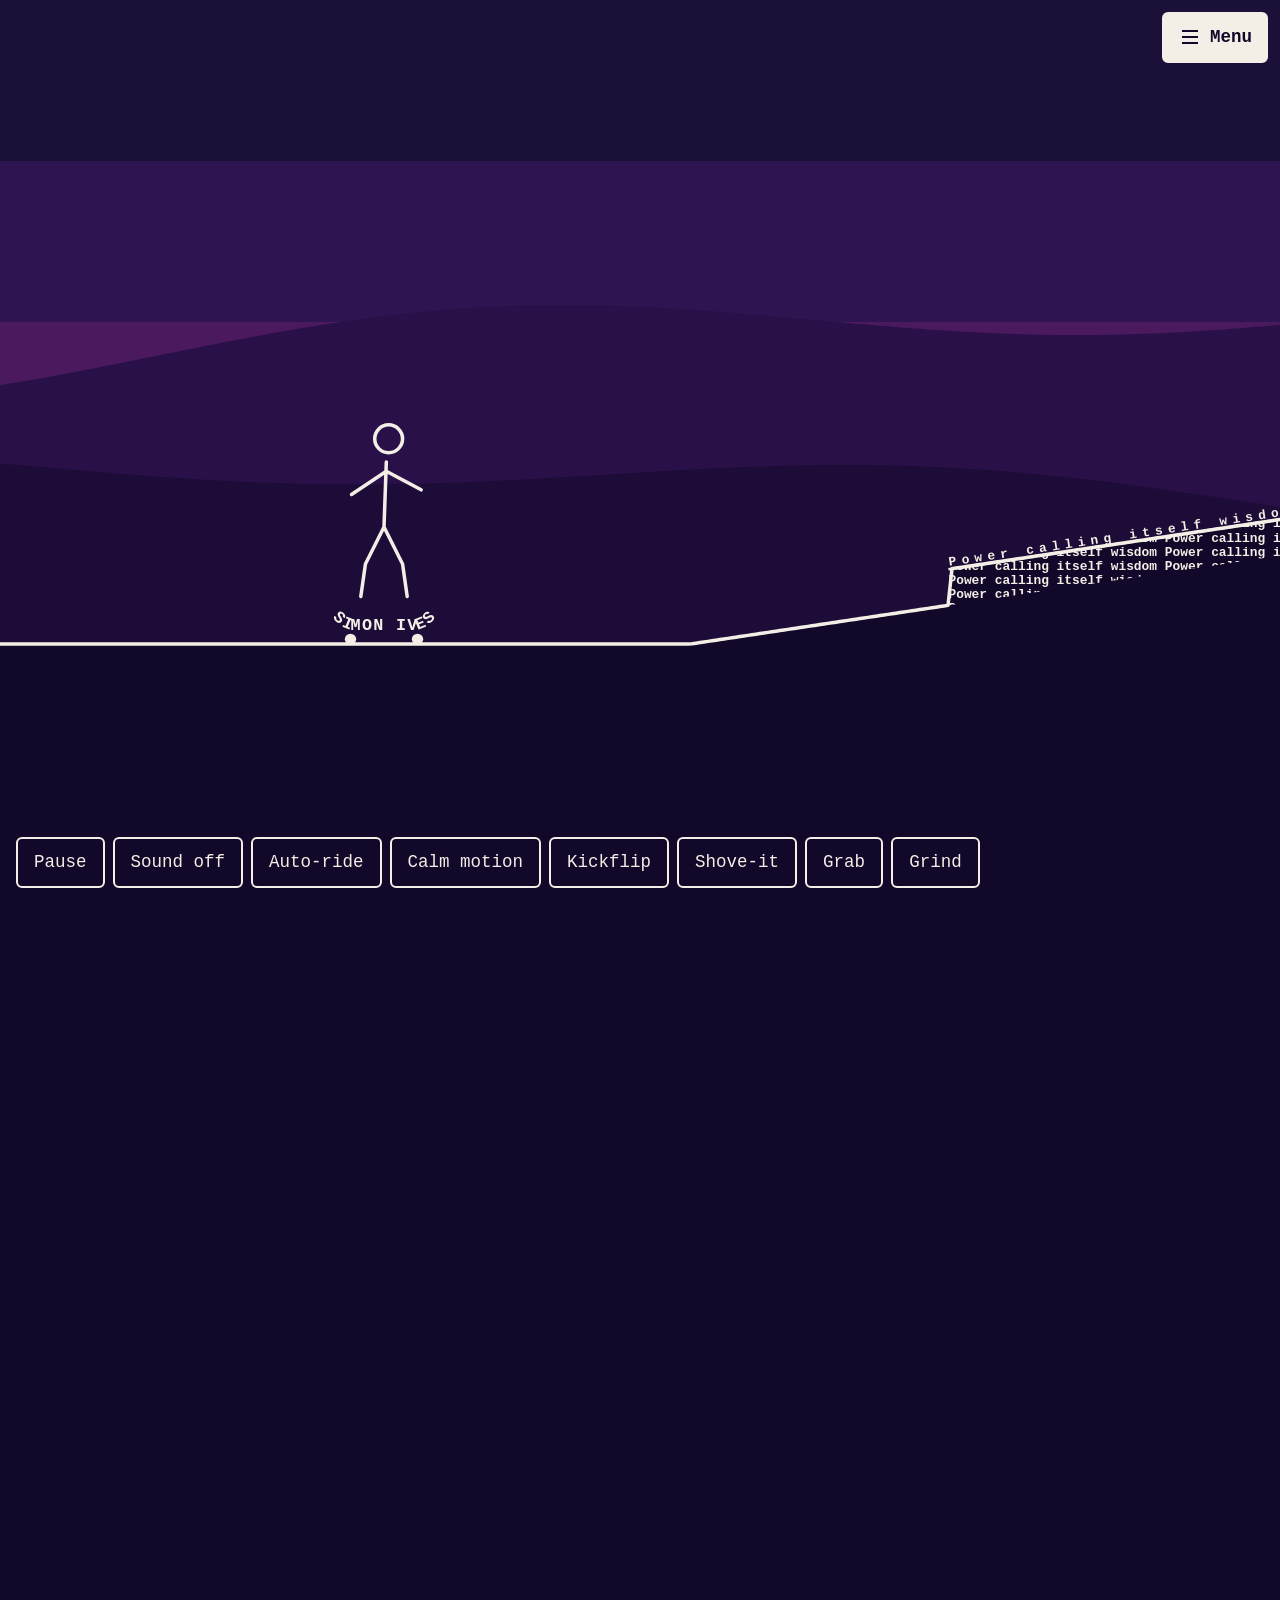
<file: index.html>
<!DOCTYPE html>
<html lang="en-AU">
<head>
    <meta charset="UTF-8">
    <meta name="viewport" content="width=device-width, initial-scale=1.0">
    <script>
    (function () {
        var s = localStorage.getItem('theme');
        if (s === 'dark' || (!s && window.matchMedia('(prefers-color-scheme: dark)').matches)) {
            document.documentElement.classList.add('dark');
        }
    })();
    </script>
    <script src="home-boot.js"></script>
    <meta name="description" content="Simon Ives leads HR technology strategy at BHP, advises SAP and ServiceNow, and chairs the HR AI Governance Committee governing how AI enters BHP's HR function.">
    <meta property="og:title" content="Home — Simon Ives">
    <meta property="og:description" content="Simon Ives leads HR technology strategy at BHP, advises SAP and ServiceNow, and chairs the HR AI Governance Committee governing how AI enters BHP's HR function.">
    <meta property="og:url" content="https://simonives.com/">
    <meta property="og:type" content="website">
    <meta property="og:image" content="https://simonives.com/og-image.png">
    <meta property="og:site_name" content="Simon Ives">
    <link rel="canonical" href="https://simonives.com/">
    <link rel="llms" href="/llms.txt" type="text/plain" />
    <title>Home — Simon Ives</title>
    <link rel="icon" type="image/svg+xml" href="favicon/phi-mark.svg">
    <link rel="icon" type="image/png" sizes="32x32" href="favicon/favicon-32.png">
    <link rel="icon" type="image/png" sizes="16x16" href="favicon/favicon-16.png">
    <link rel="apple-touch-icon" sizes="180x180" href="apple-touch-icon.png">
    <link rel="author" type="text/markdown" href="simonives.md">
    <link rel="me" href="https://mastodon.social/@simonives">
    <link rel="preload" as="font" type="font/woff2" href="fonts/cormorant-garamond/CormorantGaramond-Medium.woff2" crossorigin>
    <link rel="preload" as="font" type="font/woff2" href="fonts/cormorant-garamond/CormorantGaramond-SemiBold.woff2" crossorigin>
    <link rel="stylesheet" href="fonts.css">
    <link rel="stylesheet" href="tokens.css">
    <link rel="stylesheet" href="components.css">
    <link rel="stylesheet" href="home-game.css">
    <script type="application/ld+json">
    {
      "@context": "https://schema.org",
      "@type": "Person",
      "name": "Simon Ives",
      "jobTitle": "Principal, HR Technology Strategy — BHP",
      "description": "Simon Ives, FCPHR, MBA — practitioner and writer. Holds strategic accountability for HR Technology Strategy, HR Capital Investments, and HR AI Governance at BHP. Publishes Phronesis on Substack.",
      "url": "https://simonives.com",
      "sameAs": ["https://www.linkedin.com/in/simonives", "https://enterprisephronesis.substack.com", "https://github.com/simonives"],
      "knowsAbout": ["HR Technology Strategy", "AI Governance", "HR Capital Investments", "Enterprise Transformation", "Workforce Strategy", "Organisational Design"],
      "worksFor": {"@type": "Organization", "name": "BHP"}
    }
    </script>

</head>
<body>

    <a href="#main-content" class="skip-link">Skip to content</a>

    <header class="site-header">
        <nav class="container">
            <a href="/#site" class="logo">Simon Ives <span class="phi-mark">Φ</span></a>

            <button class="menu-toggle" aria-label="Toggle Menu" aria-expanded="false">
                <svg width="24" height="24" viewBox="0 0 24 24" fill="none" stroke="currentColor" stroke-width="1.5">
                    <line x1="4" y1="6" x2="20" y2="6"></line>
                    <line x1="4" y1="12" x2="20" y2="12"></line>
                    <line x1="4" y1="18" x2="20" y2="18"></line>
                </svg>
            </button>

            <div class="nav-container">
                <ul class="nav-links">
                    <li><a href="/#site" class="active">Home</a></li>
                    <li><a href="doctrine.html">Approach</a></li>
                    <li><a href="portfolio.html">Track Record</a></li>
                    <li><a href="now.html">Now</a></li>
                    <li><a href="https://enterprisephronesis.substack.com" target="_blank" rel="noopener noreferrer" class="phronesis-link">Phronesis ↗</a></li>
                </ul>
                <div class="nav-divider"></div>
                <button id="theme-toggle" aria-label="Toggle colour theme">◐</button>
                <div class="header-social">
                    <a href="https://www.linkedin.com/in/simonives" target="_blank" rel="noopener noreferrer" aria-label="LinkedIn">
                        <svg width="18" height="18" viewBox="0 0 24 24" fill="currentColor"><path d="M19 0h-14c-2.761 0-5 2.239-5 5v14c0 2.761 2.239 5 5 5h14c2.762 0 5-2.239 5-5v-14c0-2.761-2.238-5-5-5zm-11 19h-3v-11h3v11zm-1.5-12.268c-.966 0-1.75-.79-1.75-1.764s.784-1.764 1.75-1.764 1.75.79 1.75 1.764-.783 1.764-1.75 1.764zm13.5 12.268h-3v-5.604c0-3.368-4-3.113-4 0v5.604h-3v-11h3v1.765c1.396-2.586 7-2.777 7 2.476v6.759z"/></svg>
                    </a>
                    <a href="https://enterprisephronesis.substack.com" target="_blank" rel="noopener noreferrer" aria-label="Substack">
                        <svg width="18" height="18" viewBox="0 0 24 24" fill="currentColor"><path d="M22.534 8.285H1.466V0h21.068v8.285zM1.466 10.812V24L12 18.11 22.534 24V10.812H1.466z"/></svg>
                    </a>

                    <a href="https://github.com/simonives" target="_blank" rel="noopener noreferrer" aria-label="GitHub">
                        <svg width="18" height="18" viewBox="0 0 24 24" fill="currentColor"><path d="M12 0c-6.626 0-12 5.373-12 12 0 5.302 3.438 9.8 8.207 11.387.599.111.793-.261.793-.577v-2.234c-3.338.726-4.033-1.416-4.033-1.416-.546-1.387-1.333-1.756-1.333-1.756-1.089-.745.083-.729.083-.729 1.205.084 1.839 1.237 1.839 1.237 1.07 1.834 2.807 1.304 3.492.997.107-.775.418-1.305.762-1.604-2.665-.305-5.467-1.334-5.467-5.931 0-1.311.469-2.381 1.236-3.221-.124-.303-.535-1.524.117-3.176 0 0 1.008-.322 3.301 1.23.957-.266 1.983-.399 3.003-.404 1.02.005 2.047.138 3.006.404 2.291-1.552 3.297-1.23 3.297-1.23.653 1.653.242 2.874.118 3.176.77.84 1.235 1.911 1.235 3.221 0 4.609-2.807 5.624-5.479 5.921.43.372.823 1.102.823 2.222v3.293c0 .319.192.694.801.576 4.765-1.589 8.199-6.086 8.199-11.386 0-6.627-5.373-12-12-12z"/></svg>
                    </a>
                </div>
            </div>
        </nav>
    </header>

    <main id="main-content">
        <section class="hero on-midnight section-padding">
            <span class="phi-watermark" aria-hidden="true">Φ</span>
            <div class="container hero-content prose">
                <span class="eyebrow">HR Technology Strategy · Capital · AI Governance</span>
                <h1 class="hero-headline">Simon leads HR technology strategy at BHP.</h1>
                <p class="hero-subheadline lead">
                    Enterprise AI is sold as a system of rules. It now reaches into the working lives of
                    people who were never reducible to rules, and someone has to answer for what it does
                    there. That, increasingly, is Simon's work: the judgement that begins where the rules
                    give out.
                </p>
                <div class="hero-actions">
                    <a href="https://enterprisephronesis.substack.com" target="_blank" rel="noopener noreferrer" class="cta-link">Read Phronesis ↗</a>
                    <a href="doctrine.html" class="cta-link">The approach →</a>
                </div>
            </div>
        </section>

        <section class="section-padding">
            <div class="container prose reveal">
                <div class="phi-rhythm" aria-hidden="true"><i></i><i></i><i></i></div>
                <h2>What Simon governs</h2>
                <p>
                    At BHP he sets the HR function's technology strategy and governs the capital behind it:
                    SAP SuccessFactors, ServiceNow, and the data estate they stand on. He also advises SAP
                    and ServiceNow, the two vendors whose platforms he runs, which puts him on both sides of
                    the table at the companies setting the direction of the field. And he chairs the HR AI
                    Governance Committee, the body that decides how AI enters the function, so it can be
                    adopted well and the enterprise can realise what the technology is worth. The system
                    that committee governs by, Simon built.
                </p>
                <p>
                    Most enterprises try to govern AI with instruments built for a different kind of
                    technology: systems that behave the same way every time, checked once against a
                    specification and signed off. AI does not oblige. A model that screens a job applicant
                    makes a judgement about a person, at scale, and makes it afresh every time. Governed by
                    the old rules, it is the wrong thing being governed. What it asks for instead is
                    judgement, and accountability seated with the judgement.
                </p>
            </div>
        </section>

        <section class="quote-band on-midnight">
            <div class="container">
                <span class="quote-phi" aria-hidden="true">Φ</span>
                <blockquote>
                    <p><em>Phronesis</em> without accountability is power calling itself wisdom.</p>
                </blockquote>
            </div>
        </section>

        <section class="section-padding">
            <div class="container prose reveal">
                <p>
                    Governed well, this is what lets an organisation use the technology rather than fear it.
                    No one has yet worked out fully what that governance should look like. The unfinished
                    problem is Simon's work, and part of why he writes.
                </p>
                <a href="portfolio.html" class="cta-link">The track record →</a>
            </div>
        </section>

        <section class="section-padding alternate-bg">
            <div class="container prose reveal">
                <h2>Phronesis</h2>
                <p>
                    He writes under the name <a href="https://enterprisephronesis.substack.com" target="_blank" rel="noopener noreferrer">Phronesis</a>:
                    fortnightly essays on workforce strategy, AI governance, and enterprise transformation,
                    thought through from inside the decisions rather than from the commentary box. <em>Phronesis</em>
                    is Aristotle's word for practical wisdom, the judgement that formal knowledge cannot
                    supply. It is an unusual banner for a technology executive to write under, and it is the
                    truest description of what the work asks.
                </p>
                <a href="https://enterprisephronesis.substack.com" target="_blank" rel="noopener noreferrer" class="cta-link">Read Phronesis ↗</a>
            </div>
        </section>

        <section class="section-padding">
            <div class="container prose reveal">
                <h2>The measure</h2>
                <p>
                    One commitment sits under all of it. Simon holds to the utilitarianism of Bentham and
                    Singer: a system is worth the good it returns to the people inside it, summed across
                    every one of them. That is the standard he holds his own systems to, and the reason a
                    badly governed one is never, to him, an abstraction. Somewhere in the design there is
                    always a person on the other end of the friction. The <a href="now.html">Now</a> page carries what is
                    current.
                </p>
            </div>
        </section>
    </main>

    <section class="engage-section">
      <div class="container">
        <span class="eyebrow">Where to next</span>
        <div class="engage-grid">
          <a href="https://enterprisephronesis.substack.com" target="_blank" rel="noopener noreferrer" class="engage-block">
            <span class="engage-tag">Read</span>
            <span class="engage-title">Phronesis</span>
            <p class="engage-body">Practical wisdom for enterprise transformation, published fortnightly on Substack.</p>
            <span class="engage-link">Read on Substack ↗</span>
          </a>
          <a href="https://www.linkedin.com/in/simonives" target="_blank" rel="noopener noreferrer" class="engage-block">
            <span class="engage-tag">Connect</span>
            <span class="engage-title">LinkedIn</span>
            <p class="engage-body">Where the arguments in Phronesis get tested in the open.</p>
            <span class="engage-link">Connect on LinkedIn ↗</span>
          </a>
          <a href="doctrine.html" class="engage-block">
            <span class="engage-tag">Understand</span>
            <span class="engage-title">The approach</span>
            <p class="engage-body">Three habits of thought, formed inside the work rather than applied to it.</p>
            <span class="engage-link">Read the approach →</span>
          </a>
        </div>
      </div>
    </section>

    <footer class="site-footer on-midnight">
        <div class="container footer-band">
            <p class="footer-tagline">Practical wisdom for enterprise transformation.</p>
            <p class="footer-orient">
                <a href="https://enterprisephronesis.substack.com" target="_blank" rel="noopener noreferrer">Read Phronesis ↗</a>
                <span aria-hidden="true"> · </span>
                <a href="https://www.linkedin.com/in/simonives" target="_blank" rel="noopener noreferrer">Connect on LinkedIn ↗</a>
            </p>
            <div class="phi-break" aria-hidden="true"><span>Φ</span></div>
            <div class="footer-content">
                <div class="footer-copy">
                    <p>&copy; 2026 Simon Ives. All rights reserved.</p>
                    <p><a href="governance.html">Information Governance</a></p>
                    <p><a href="/llms.txt">Machine-readable</a></p>
                </div>
                <div class="social-links">
                    <a href="https://www.linkedin.com/in/simonives" target="_blank" rel="noopener noreferrer" aria-label="LinkedIn"><svg width="20" height="20" viewBox="0 0 24 24" fill="currentColor"><path d="M19 0h-14c-2.761 0-5 2.239-5 5v14c0 2.761 2.239 5 5 5h14c2.762 0 5-2.239 5-5v-14c0-2.761-2.238-5-5-5zm-11 19h-3v-11h3v11zm-1.5-12.268c-.966 0-1.75-.79-1.75-1.764s.784-1.764 1.75-1.764 1.75.79 1.75 1.764-.783 1.764-1.75 1.764zm13.5 12.268h-3v-5.604c0-3.368-4-3.113-4 0v5.604h-3v-11h3v1.765c1.396-2.586 7-2.777 7 2.476v6.759z"/></svg></a>
                    <a href="https://enterprisephronesis.substack.com" target="_blank" rel="noopener noreferrer" aria-label="Substack"><svg width="20" height="20" viewBox="0 0 24 24" fill="currentColor"><path d="M22.534 8.285H1.466V0h21.068v8.285zM1.466 10.812V24L12 18.11 22.534 24V10.812H1.466z"/></svg></a>
                    <a href="https://github.com/simonives" target="_blank" rel="noopener noreferrer" aria-label="GitHub"><svg width="20" height="20" viewBox="0 0 24 24" fill="currentColor"><path d="M12 0c-6.626 0-12 5.373-12 12 0 5.302 3.438 9.8 8.207 11.387.599.111.793-.261.793-.577v-2.234c-3.338.726-4.033-1.416-4.033-1.416-.546-1.387-1.333-1.756-1.333-1.756-1.089-.745.083-.729.083-.729 1.205.084 1.839 1.237 1.839 1.237 1.07 1.834 2.807 1.304 3.492.997.107-.775.418-1.305.762-1.604-2.665-.305-5.467-1.334-5.467-5.931 0-1.311.469-2.381 1.236-3.221-.124-.303-.535-1.524.117-3.176 0 0 1.008-.322 3.301 1.23.957-.266 1.983-.399 3.003-.404 1.02.005 2.047.138 3.006.404 2.291-1.552 3.297-1.23 3.297-1.23.653 1.653.242 2.874.118 3.176.77.84 1.235 1.911 1.235 3.221 0 4.609-2.807 5.624-5.479 5.921.43.372.823 1.102.823 2.222v3.293c0 .319.192.694.801.576 4.765-1.589 8.199-6.086 8.199-11.386 0-6.627-5.373-12-12-12z"/></svg></a>
                </div>
            </div>
        </div>
    </footer>


    <script type="module" src="home-game.js"></script>
    <script defer src="site.js"></script>
</body>
</html>
</file>
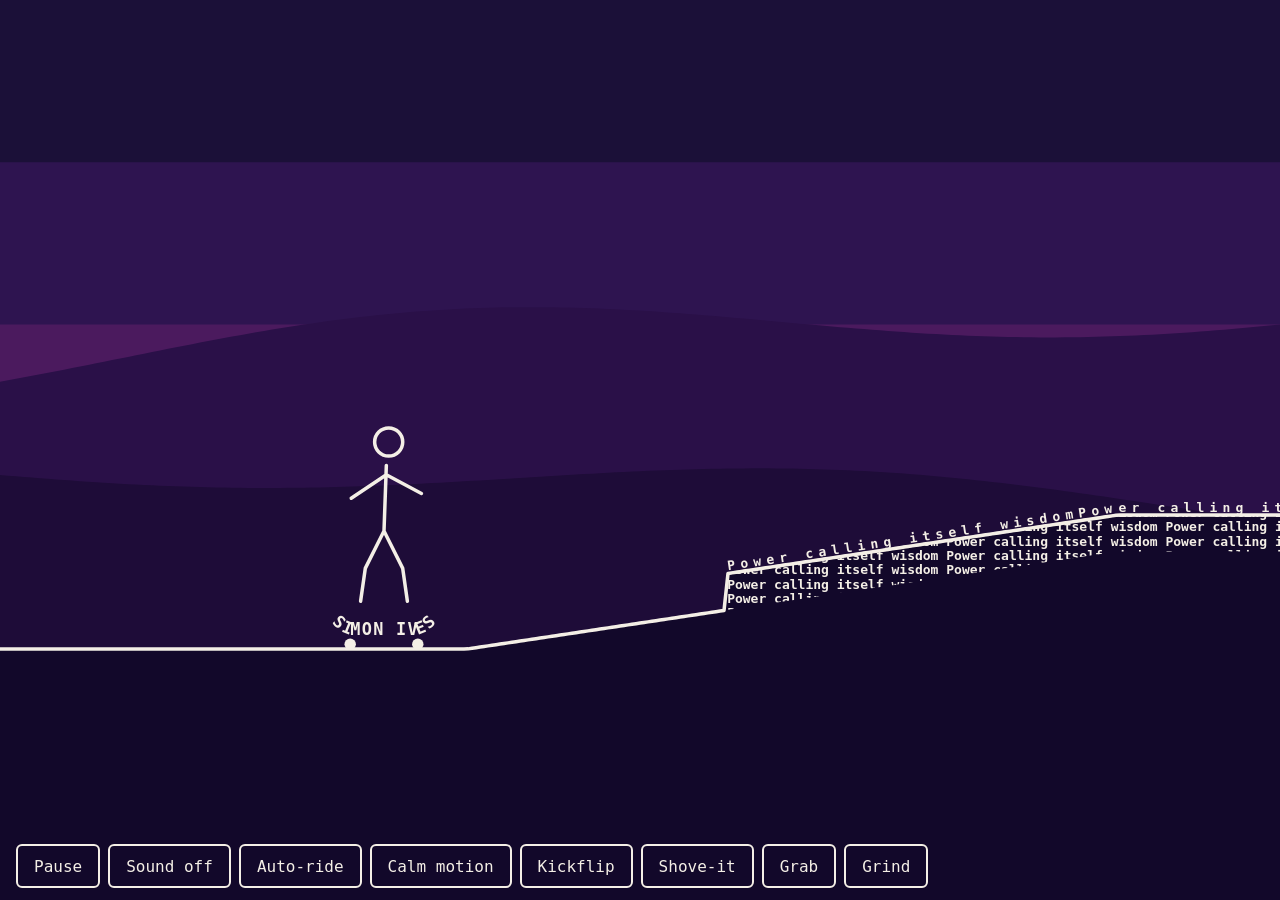
<file: game/index.html>
<!DOCTYPE html>
<html lang="en-AU">
<head>
    <meta charset="UTF-8">
    <meta name="viewport" content="width=device-width, initial-scale=1.0">
    <title>Skate game (test page) | Simon Ives</title>
    <meta name="robots" content="noindex">
    <link rel="stylesheet" href="game.css">
</head>
<body>
    <a href="#after-game" class="skip-link">Skip the game</a>
    <main>
        <canvas id="skate" tabindex="0" aria-label="Skateboard game"></canvas>
        <div id="after-game"></div>
    </main>
    <script type="module" src="standalone.js"></script>
</body>
</html>
</file>
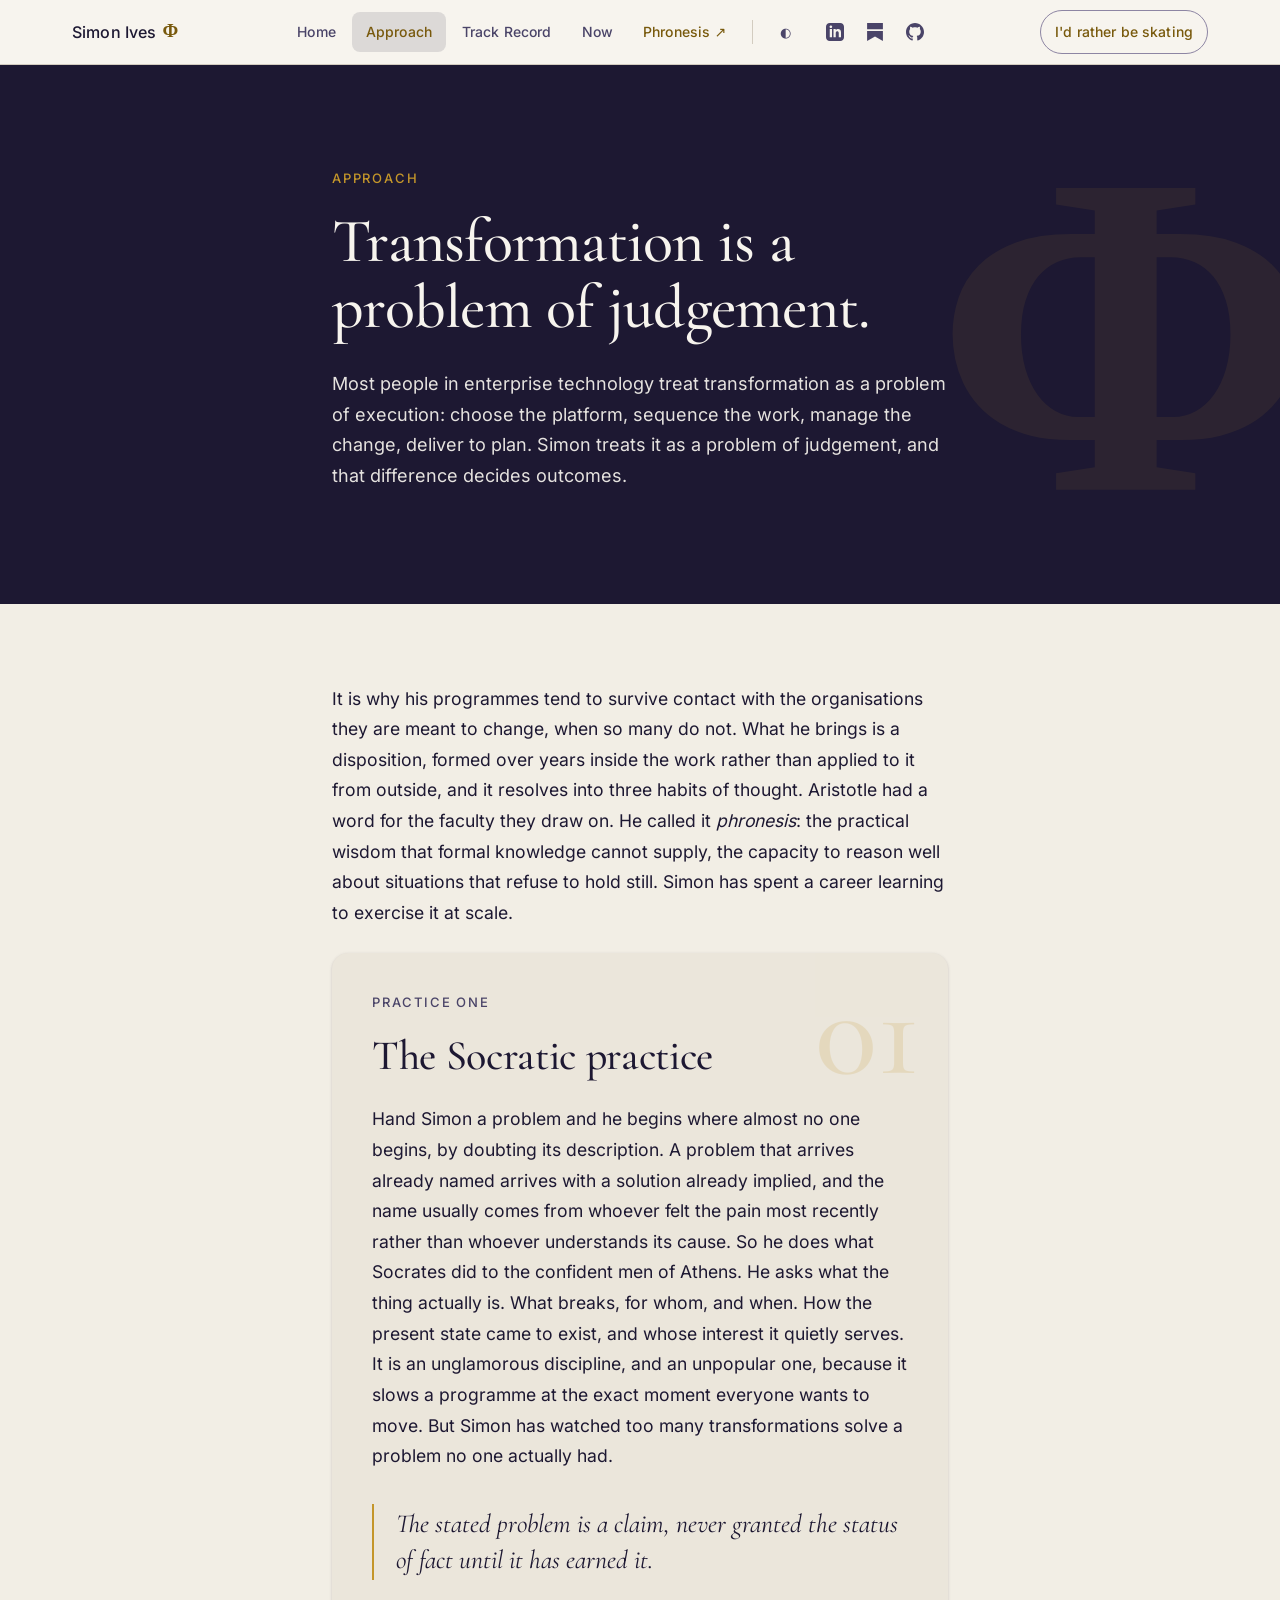
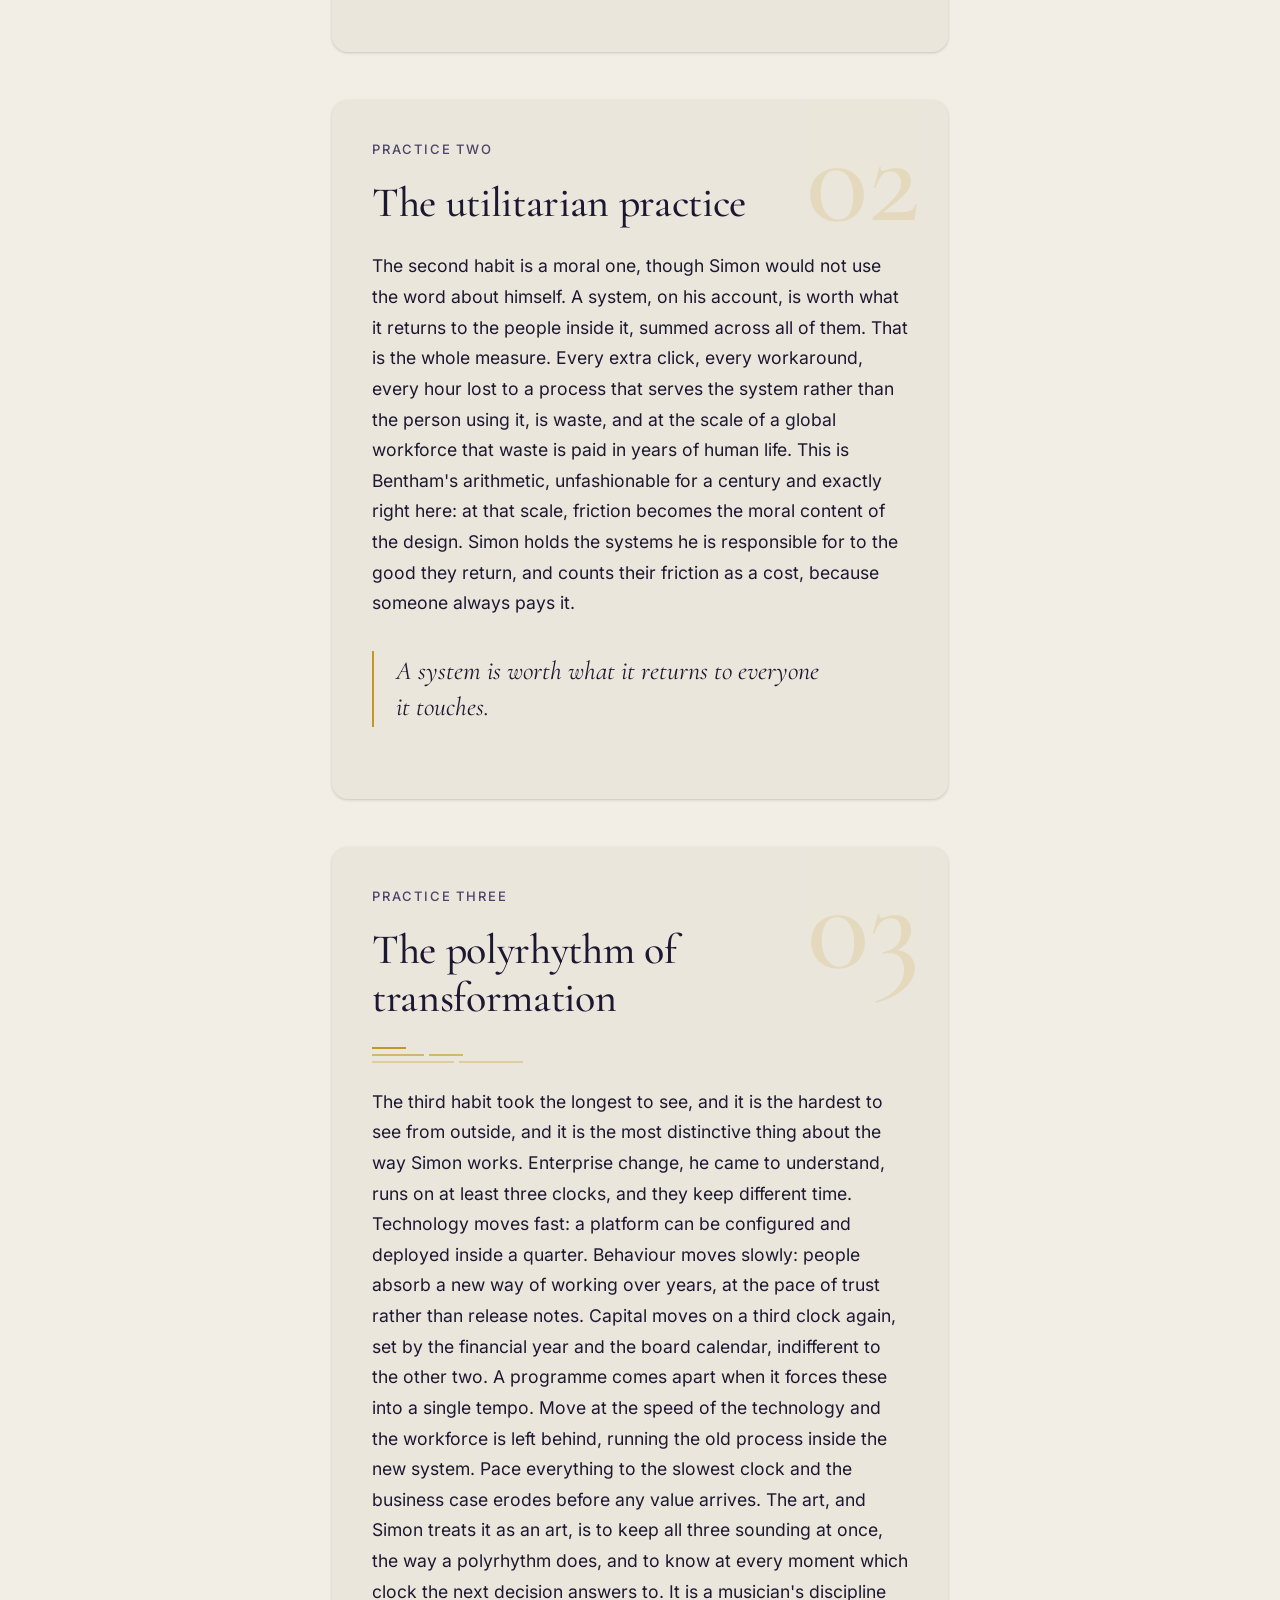
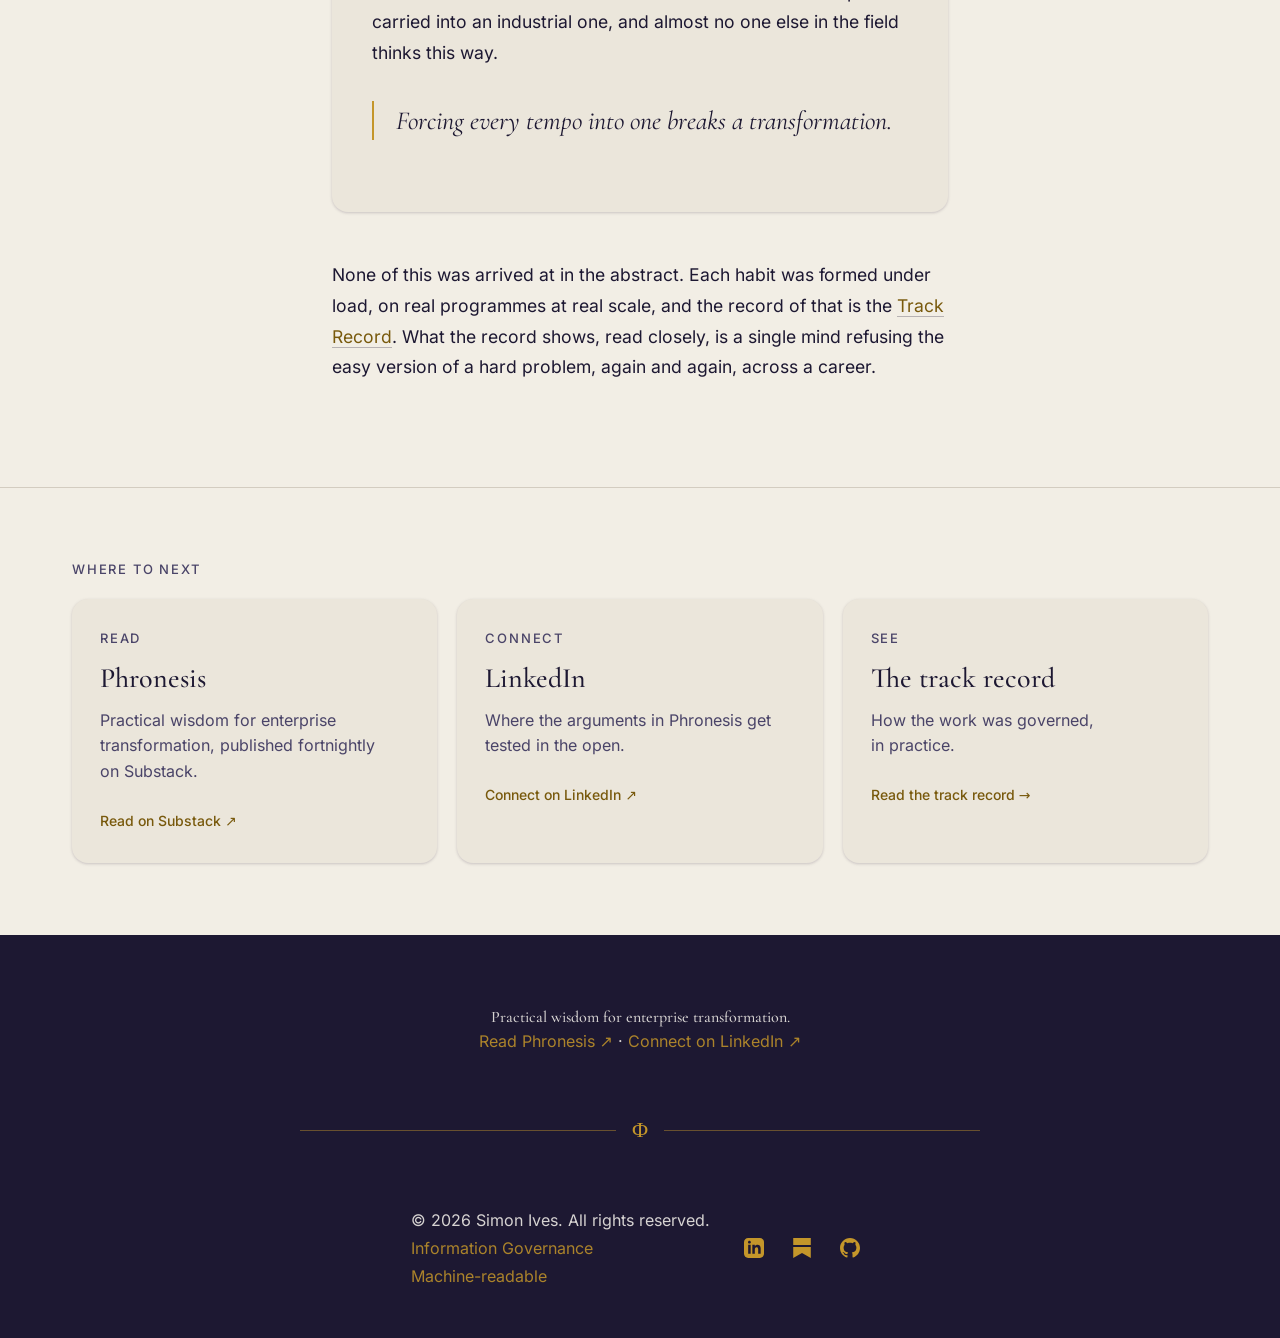
<file: doctrine.html>
<!DOCTYPE html>
<html lang="en-AU">
<head>
    <meta charset="UTF-8">
    <meta name="viewport" content="width=device-width, initial-scale=1.0">
    <script>
    (function () {
        var s = localStorage.getItem('theme');
        if (s === 'dark' || (!s && window.matchMedia('(prefers-color-scheme: dark)').matches)) {
            document.documentElement.classList.add('dark');
        }
    })();
    </script>
    <meta name="description" content="How Simon Ives thinks about enterprise transformation: Socratic inquiry, a utilitarian measure of systems, and the polyrhythm of change at scale.">
    <meta property="og:title" content="Approach — Simon Ives">
    <meta property="og:description" content="How Simon Ives thinks about enterprise transformation: Socratic inquiry, a utilitarian measure of systems, and the polyrhythm of change at scale.">
    <meta property="og:url" content="https://simonives.com/doctrine.html">
    <meta property="og:type" content="website">
    <meta property="og:image" content="https://simonives.com/og-image.png">
    <meta property="og:site_name" content="Simon Ives">
    <link rel="canonical" href="https://simonives.com/doctrine.html">
    <link rel="llms" href="/llms.txt" type="text/plain" />
    <title>Approach — Simon Ives</title>
    <link rel="icon" type="image/svg+xml" href="favicon/phi-mark.svg">
    <link rel="icon" type="image/png" sizes="32x32" href="favicon/favicon-32.png">
    <link rel="icon" type="image/png" sizes="16x16" href="favicon/favicon-16.png">
    <link rel="apple-touch-icon" sizes="180x180" href="apple-touch-icon.png">
    <link rel="author" type="text/markdown" href="simonives.md">
    <link rel="me" href="https://mastodon.social/@simonives">
    <link rel="preload" as="font" type="font/woff2" href="fonts/cormorant-garamond/CormorantGaramond-Medium.woff2" crossorigin>
    <link rel="preload" as="font" type="font/woff2" href="fonts/cormorant-garamond/CormorantGaramond-SemiBold.woff2" crossorigin>
    <link rel="stylesheet" href="fonts.css">
    <link rel="stylesheet" href="tokens.css">
    <link rel="stylesheet" href="components.css">
    <script type="application/ld+json">
    {
      "@context": "https://schema.org",
      "@type": "Person",
      "name": "Simon Ives",
      "jobTitle": "Principal, HR Technology Strategy — BHP",
      "description": "Simon Ives, FCPHR, MBA — practitioner and writer. Holds strategic accountability for HR Technology Strategy, HR Capital Investments, and HR AI Governance at BHP. Publishes Phronesis on Substack.",
      "url": "https://simonives.com",
      "sameAs": ["https://www.linkedin.com/in/simonives", "https://enterprisephronesis.substack.com", "https://github.com/simonives"],
      "knowsAbout": ["HR Technology Strategy", "AI Governance", "HR Capital Investments", "Enterprise Transformation", "Workforce Strategy", "Organisational Design"],
      "worksFor": {"@type": "Organization", "name": "BHP"}
    }
    </script>

</head>
<body>

    <a href="#main-content" class="skip-link">Skip to content</a>

    <header class="site-header">
        <nav class="container">
            <a href="/#site" class="logo">Simon Ives <span class="phi-mark">Φ</span></a>

            <button class="menu-toggle" aria-label="Toggle Menu" aria-expanded="false">
                <svg width="24" height="24" viewBox="0 0 24 24" fill="none" stroke="currentColor" stroke-width="1.5">
                    <line x1="4" y1="6" x2="20" y2="6"></line>
                    <line x1="4" y1="12" x2="20" y2="12"></line>
                    <line x1="4" y1="18" x2="20" y2="18"></line>
                </svg>
            </button>

            <div class="nav-container">
                <ul class="nav-links">
                    <li><a href="/#site">Home</a></li>
                    <li><a href="doctrine.html" class="active">Approach</a></li>
                    <li><a href="portfolio.html">Track Record</a></li>
                    <li><a href="now.html">Now</a></li>
                    <li><a href="https://enterprisephronesis.substack.com" target="_blank" rel="noopener noreferrer" class="phronesis-link">Phronesis ↗</a></li>
                </ul>
                <div class="nav-divider"></div>
                <button id="theme-toggle" aria-label="Toggle colour theme">◐</button>
                <div class="header-social">
                    <a href="https://www.linkedin.com/in/simonives" target="_blank" rel="noopener noreferrer" aria-label="LinkedIn">
                        <svg width="18" height="18" viewBox="0 0 24 24" fill="currentColor"><path d="M19 0h-14c-2.761 0-5 2.239-5 5v14c0 2.761 2.239 5 5 5h14c2.762 0 5-2.239 5-5v-14c0-2.761-2.238-5-5-5zm-11 19h-3v-11h3v11zm-1.5-12.268c-.966 0-1.75-.79-1.75-1.764s.784-1.764 1.75-1.764 1.75.79 1.75 1.764-.783 1.764-1.75 1.764zm13.5 12.268h-3v-5.604c0-3.368-4-3.113-4 0v5.604h-3v-11h3v1.765c1.396-2.586 7-2.777 7 2.476v6.759z"/></svg>
                    </a>
                    <a href="https://enterprisephronesis.substack.com" target="_blank" rel="noopener noreferrer" aria-label="Substack">
                        <svg width="18" height="18" viewBox="0 0 24 24" fill="currentColor"><path d="M22.534 8.285H1.466V0h21.068v8.285zM1.466 10.812V24L12 18.11 22.534 24V10.812H1.466z"/></svg>
                    </a>

                    <a href="https://github.com/simonives" target="_blank" rel="noopener noreferrer" aria-label="GitHub">
                        <svg width="18" height="18" viewBox="0 0 24 24" fill="currentColor"><path d="M12 0c-6.626 0-12 5.373-12 12 0 5.302 3.438 9.8 8.207 11.387.599.111.793-.261.793-.577v-2.234c-3.338.726-4.033-1.416-4.033-1.416-.546-1.387-1.333-1.756-1.333-1.756-1.089-.745.083-.729.083-.729 1.205.084 1.839 1.237 1.839 1.237 1.07 1.834 2.807 1.304 3.492.997.107-.775.418-1.305.762-1.604-2.665-.305-5.467-1.334-5.467-5.931 0-1.311.469-2.381 1.236-3.221-.124-.303-.535-1.524.117-3.176 0 0 1.008-.322 3.301 1.23.957-.266 1.983-.399 3.003-.404 1.02.005 2.047.138 3.006.404 2.291-1.552 3.297-1.23 3.297-1.23.653 1.653.242 2.874.118 3.176.77.84 1.235 1.911 1.235 3.221 0 4.609-2.807 5.624-5.479 5.921.43.372.823 1.102.823 2.222v3.293c0 .319.192.694.801.576 4.765-1.589 8.199-6.086 8.199-11.386 0-6.627-5.373-12-12-12z"/></svg>
                    </a>
                </div>
            </div>
            <a href="/" class="skate-link">I'd rather be skating</a>
        </nav>
    </header>

    <main id="main-content">
        <section class="hero on-midnight section-padding">
            <span class="phi-watermark" aria-hidden="true">Φ</span>
            <div class="container hero-content prose">
                <span class="eyebrow">Approach</span>
                <h1>Transformation is a problem of judgement.</h1>
                <p class="lead">
                    Most people in enterprise technology treat transformation as a problem of execution:
                    choose the platform, sequence the work, manage the change, deliver to plan. Simon treats
                    it as a problem of judgement, and that difference decides outcomes.
                </p>
            </div>
        </section>
        <section class="section-padding alternate-bg">
            <div class="container prose">
                <p class="reveal">
                    It is why his programmes tend to survive contact with the organisations they are meant
                    to change, when so many do not. What he brings is a disposition, formed over years
                    inside the work rather than applied to it from outside, and it resolves into three
                    habits of thought. Aristotle had a word for the faculty they draw on. He called it
                    <em>phronesis</em>: the practical wisdom that formal knowledge cannot supply, the capacity to
                    reason well about situations that refuse to hold still. Simon has spent a career
                    learning to exercise it at scale.
                </p>
                <article class="practice-card reveal" id="practice-socratic">
                    <span class="ordinal" aria-hidden="true">01</span>
                    <div class="practice-body">
                        <span class="eyebrow">Practice one</span>
                        <h2>The Socratic practice</h2>
                        <p>
                            Hand Simon a problem and he begins where almost no one begins, by doubting its
                            description. A problem that arrives already named arrives with a solution already
                            implied, and the name usually comes from whoever felt the pain most recently rather
                            than whoever understands its cause. So he does what Socrates did to the confident
                            men of Athens. He asks what the thing actually is. What breaks, for whom, and when.
                            How the present state came to exist, and whose interest it quietly serves. It is an
                            unglamorous discipline, and an unpopular one, because it slows a programme at the
                            exact moment everyone wants to move. But Simon has watched too many transformations
                            solve a problem no one actually had.
                        </p>
                        <p class="pullquote">The stated problem is a claim, never granted the status of fact until it has earned it.</p>
                    </div>
                </article>
                <article class="practice-card reveal" id="practice-utilitarian">
                    <span class="ordinal" aria-hidden="true">02</span>
                    <div class="practice-body">
                        <span class="eyebrow">Practice two</span>
                        <h2>The utilitarian practice</h2>
                        <p>
                            The second habit is a moral one, though Simon would not use the word about himself.
                            A system, on his account, is worth what it returns to the people inside it, summed
                            across all of them. That is the whole measure. Every extra click, every workaround,
                            every hour lost to a process that serves the system rather than the person using it,
                            is waste, and at the scale of a global workforce that waste is paid in years of
                            human life. This is Bentham's arithmetic, unfashionable for a century and exactly
                            right here: at that scale, friction becomes the moral content of the design. Simon
                            holds the systems he is responsible for to the good they return, and counts their
                            friction as a cost, because someone always pays it.
                        </p>
                        <p class="pullquote">A system is worth what it returns to everyone it touches.</p>
                    </div>
                </article>
                <article class="practice-card reveal" id="practice-polyrhythm">
                    <span class="ordinal" aria-hidden="true">03</span>
                    <div class="practice-body">
                        <span class="eyebrow">Practice three</span>
                        <h2>The polyrhythm of transformation</h2>
                        <div class="polyrhythm-diagram" aria-hidden="true">
                            <div><i></i></div>
                            <div><i></i><i></i></div>
                            <div><i></i><i></i></div>
                        </div>
                        <p>
                            The third habit took the longest to see, and it is the hardest to see from outside,
                            and it is the most distinctive thing about the way Simon works. Enterprise change,
                            he came to understand, runs on at least three clocks, and they keep different time.
                            Technology moves fast: a platform can be configured and deployed inside a quarter.
                            Behaviour moves slowly: people absorb a new way of working over years, at the pace
                            of trust rather than release notes. Capital moves on a third clock again, set by the
                            financial year and the board calendar, indifferent to the other two. A programme
                            comes apart when it forces these into a single tempo. Move at the speed of the
                            technology and the workforce is left behind, running the old process inside the new
                            system. Pace everything to the slowest clock and the business case erodes before any
                            value arrives. The art, and Simon treats it as an art, is to keep all three sounding
                            at once, the way a polyrhythm does, and to know at every moment which clock the next
                            decision answers to. It is a musician's discipline carried into an industrial one,
                            and almost no one else in the field thinks this way.
                        </p>
                        <p class="pullquote">Forcing every tempo into one breaks a transformation.</p>
                    </div>
                </article>
                <p class="reveal">
                    None of this was arrived at in the abstract. Each habit was formed under load, on real
                    programmes at real scale, and the record of that is the <a href="portfolio.html">Track Record</a>. What the
                    record shows, read closely, is a single mind refusing the easy version of a hard
                    problem, again and again, across a career.
                </p>
            </div>
        </section>
    </main>

    <section class="engage-section">
      <div class="container">
        <span class="eyebrow">Where to next</span>
        <div class="engage-grid">
          <a href="https://enterprisephronesis.substack.com" target="_blank" rel="noopener noreferrer" class="engage-block">
            <span class="engage-tag">Read</span>
            <span class="engage-title">Phronesis</span>
            <p class="engage-body">Practical wisdom for enterprise transformation, published fortnightly on Substack.</p>
            <span class="engage-link">Read on Substack ↗</span>
          </a>
          <a href="https://www.linkedin.com/in/simonives" target="_blank" rel="noopener noreferrer" class="engage-block">
            <span class="engage-tag">Connect</span>
            <span class="engage-title">LinkedIn</span>
            <p class="engage-body">Where the arguments in Phronesis get tested in the open.</p>
            <span class="engage-link">Connect on LinkedIn ↗</span>
          </a>
          <a href="portfolio.html" class="engage-block">
            <span class="engage-tag">See</span>
            <span class="engage-title">The track record</span>
            <p class="engage-body">How the work was governed, in practice.</p>
            <span class="engage-link">Read the track record →</span>
          </a>
        </div>
      </div>
    </section>

    <footer class="site-footer on-midnight">
        <div class="container footer-band">
            <p class="footer-tagline">Practical wisdom for enterprise transformation.</p>
            <p class="footer-orient">
                <a href="https://enterprisephronesis.substack.com" target="_blank" rel="noopener noreferrer">Read Phronesis ↗</a>
                <span aria-hidden="true"> · </span>
                <a href="https://www.linkedin.com/in/simonives" target="_blank" rel="noopener noreferrer">Connect on LinkedIn ↗</a>
            </p>
            <div class="phi-break" aria-hidden="true"><span>Φ</span></div>
            <div class="footer-content">
                <div class="footer-copy">
                    <p>&copy; 2026 Simon Ives. All rights reserved.</p>
                    <p><a href="governance.html">Information Governance</a></p>
                    <p><a href="/llms.txt">Machine-readable</a></p>
                </div>
                <div class="social-links">
                    <a href="https://www.linkedin.com/in/simonives" target="_blank" rel="noopener noreferrer" aria-label="LinkedIn"><svg width="20" height="20" viewBox="0 0 24 24" fill="currentColor"><path d="M19 0h-14c-2.761 0-5 2.239-5 5v14c0 2.761 2.239 5 5 5h14c2.762 0 5-2.239 5-5v-14c0-2.761-2.238-5-5-5zm-11 19h-3v-11h3v11zm-1.5-12.268c-.966 0-1.75-.79-1.75-1.764s.784-1.764 1.75-1.764 1.75.79 1.75 1.764-.783 1.764-1.75 1.764zm13.5 12.268h-3v-5.604c0-3.368-4-3.113-4 0v5.604h-3v-11h3v1.765c1.396-2.586 7-2.777 7 2.476v6.759z"/></svg></a>
                    <a href="https://enterprisephronesis.substack.com" target="_blank" rel="noopener noreferrer" aria-label="Substack"><svg width="20" height="20" viewBox="0 0 24 24" fill="currentColor"><path d="M22.534 8.285H1.466V0h21.068v8.285zM1.466 10.812V24L12 18.11 22.534 24V10.812H1.466z"/></svg></a>
                    <a href="https://github.com/simonives" target="_blank" rel="noopener noreferrer" aria-label="GitHub"><svg width="20" height="20" viewBox="0 0 24 24" fill="currentColor"><path d="M12 0c-6.626 0-12 5.373-12 12 0 5.302 3.438 9.8 8.207 11.387.599.111.793-.261.793-.577v-2.234c-3.338.726-4.033-1.416-4.033-1.416-.546-1.387-1.333-1.756-1.333-1.756-1.089-.745.083-.729.083-.729 1.205.084 1.839 1.237 1.839 1.237 1.07 1.834 2.807 1.304 3.492.997.107-.775.418-1.305.762-1.604-2.665-.305-5.467-1.334-5.467-5.931 0-1.311.469-2.381 1.236-3.221-.124-.303-.535-1.524.117-3.176 0 0 1.008-.322 3.301 1.23.957-.266 1.983-.399 3.003-.404 1.02.005 2.047.138 3.006.404 2.291-1.552 3.297-1.23 3.297-1.23.653 1.653.242 2.874.118 3.176.77.84 1.235 1.911 1.235 3.221 0 4.609-2.807 5.624-5.479 5.921.43.372.823 1.102.823 2.222v3.293c0 .319.192.694.801.576 4.765-1.589 8.199-6.086 8.199-11.386 0-6.627-5.373-12-12-12z"/></svg></a>
                </div>
            </div>
        </div>
    </footer>
    <script defer src="site.js"></script>
</body>
</html>
</file>
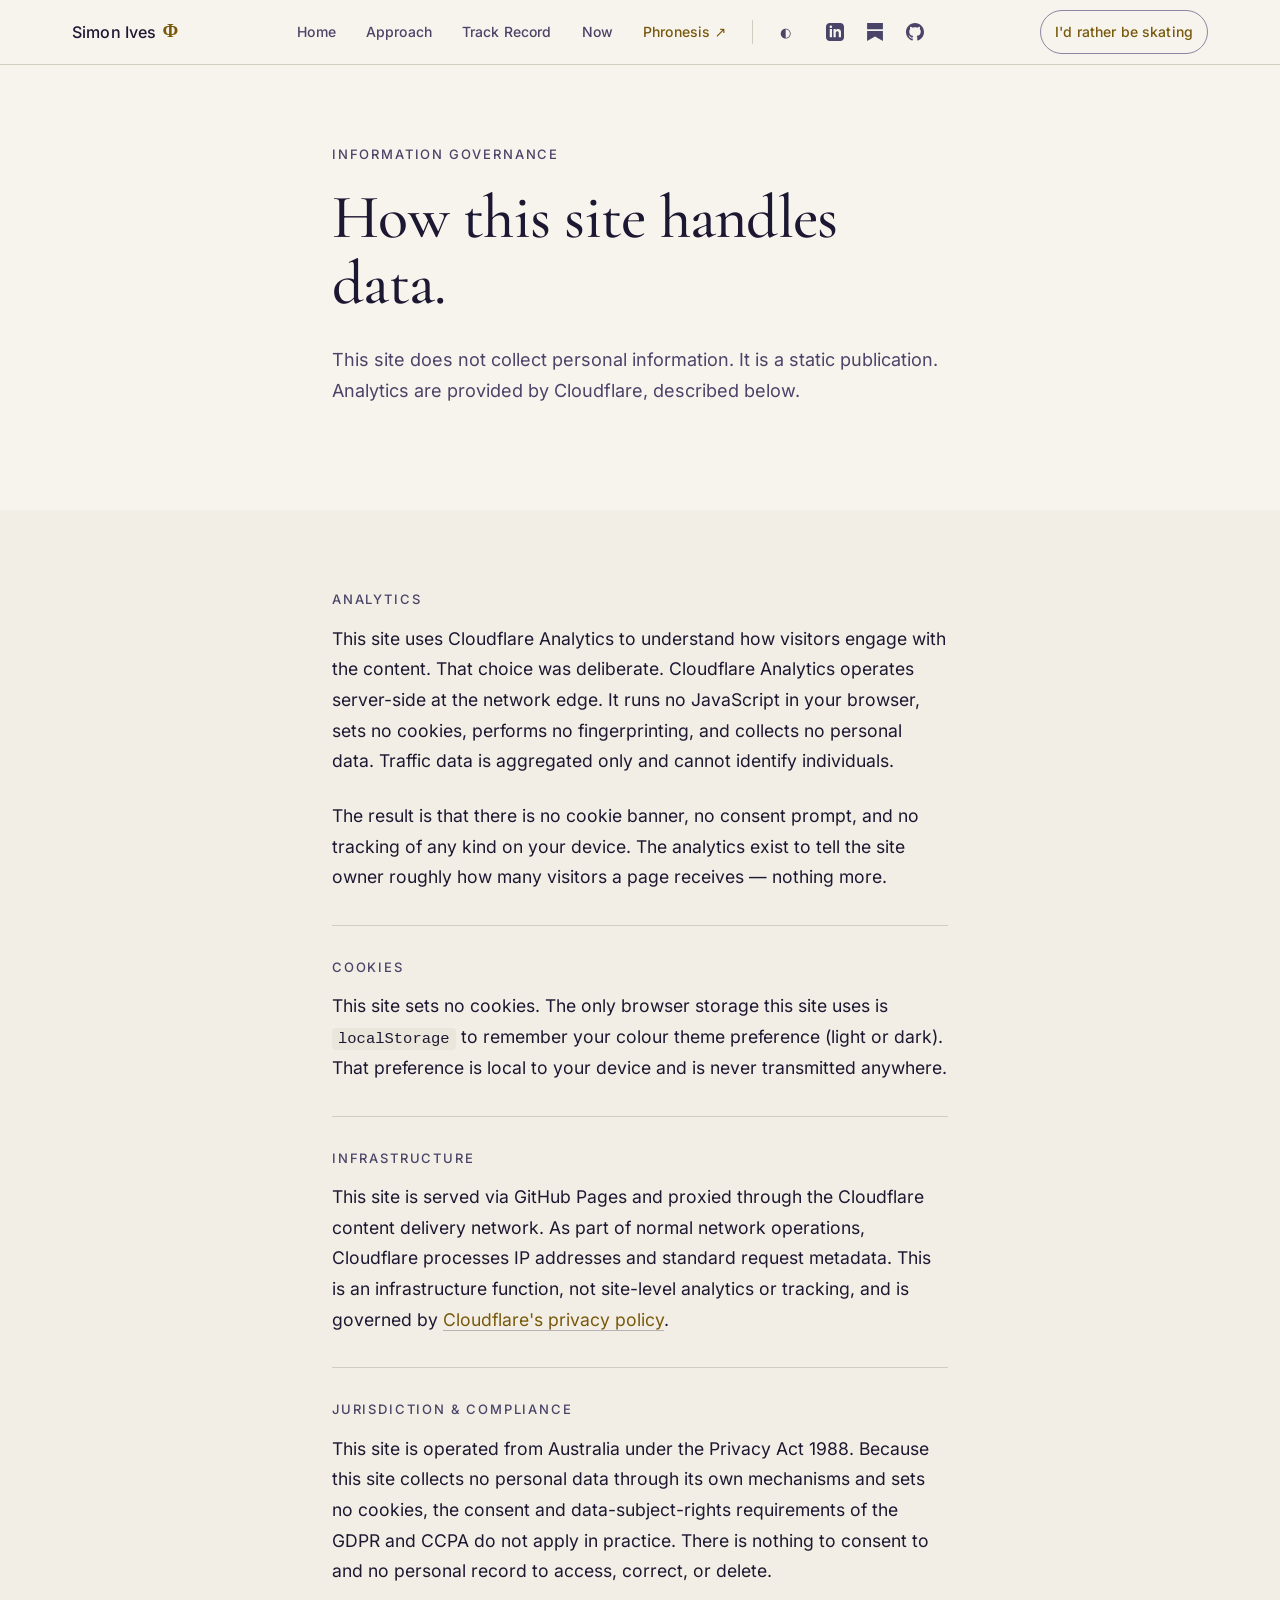
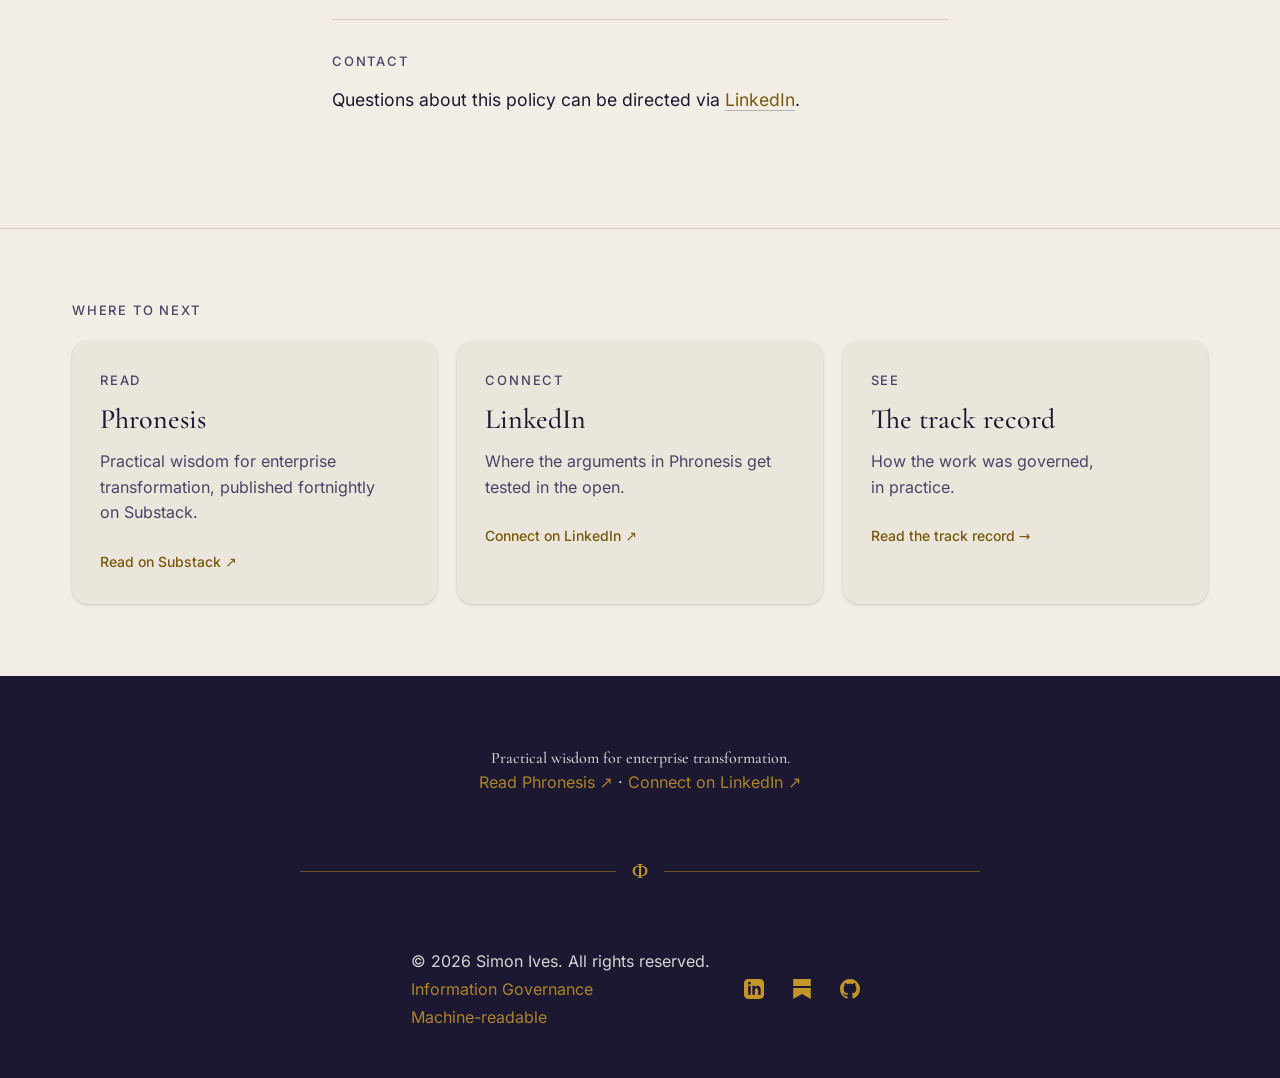
<file: governance.html>
<!DOCTYPE html>
<html lang="en-AU">
<head>
    <meta charset="UTF-8">
    <meta name="viewport" content="width=device-width, initial-scale=1.0">
    <script>
    (function () {
        var s = localStorage.getItem('theme');
        if (s === 'dark' || (!s && window.matchMedia('(prefers-color-scheme: dark)').matches)) {
            document.documentElement.classList.add('dark');
        }
    })();
    </script>
    <meta name="description" content="Information governance for simonives.com. This site sets no cookies and uses Cloudflare Analytics: server-side, no personal data collected.">
    <meta property="og:title" content="Information Governance — Simon Ives">
    <meta property="og:description" content="Information governance for simonives.com. This site sets no cookies and uses Cloudflare Analytics: server-side, no personal data collected.">
    <meta property="og:url" content="https://simonives.com/governance.html">
    <meta property="og:type" content="website">
    <meta property="og:image" content="https://simonives.com/og-image.png">
    <meta property="og:site_name" content="Simon Ives">
    <link rel="canonical" href="https://simonives.com/governance.html">
    <link rel="llms" href="/llms.txt" type="text/plain" />
    <title>Information Governance — Simon Ives</title>
    <link rel="icon" type="image/svg+xml" href="favicon/phi-mark.svg">
    <link rel="icon" type="image/png" sizes="32x32" href="favicon/favicon-32.png">
    <link rel="icon" type="image/png" sizes="16x16" href="favicon/favicon-16.png">
    <link rel="apple-touch-icon" sizes="180x180" href="apple-touch-icon.png">
    <link rel="author" type="text/markdown" href="simonives.md">
    <link rel="me" href="https://mastodon.social/@simonives">
    <link rel="preload" as="font" type="font/woff2" href="fonts/cormorant-garamond/CormorantGaramond-Medium.woff2" crossorigin>
    <link rel="preload" as="font" type="font/woff2" href="fonts/cormorant-garamond/CormorantGaramond-SemiBold.woff2" crossorigin>
    <link rel="stylesheet" href="fonts.css">
    <link rel="stylesheet" href="tokens.css">
    <link rel="stylesheet" href="components.css">

    <script type="application/ld+json">
    {
      "@context": "https://schema.org",
      "@type": "Person",
      "name": "Simon Ives",
      "jobTitle": "Principal, HR Technology Strategy — BHP",
      "description": "Simon Ives, FCPHR, MBA — practitioner and writer. Holds strategic accountability for HR Technology Strategy, HR Capital Investments, and HR AI Governance at BHP. Publishes Phronesis on Substack.",
      "url": "https://simonives.com",
      "sameAs": ["https://www.linkedin.com/in/simonives", "https://enterprisephronesis.substack.com", "https://github.com/simonives"],
      "knowsAbout": ["HR Technology Strategy", "AI Governance", "HR Capital Investments", "Enterprise Transformation", "Workforce Strategy", "Organisational Design"],
      "worksFor": {
        "@type": "Organization",
        "name": "BHP"
      }
    }
    </script>
</head>
<body>

    <a href="#main-content" class="skip-link">Skip to content</a>

    <header class="site-header">
        <nav class="container">
            <a href="/#site" class="logo">Simon Ives <span class="phi-mark">Φ</span></a>

            <button class="menu-toggle" aria-label="Toggle Menu" aria-expanded="false">
                <svg width="24" height="24" viewBox="0 0 24 24" fill="none" stroke="currentColor" stroke-width="1.5">
                    <line x1="4" y1="6" x2="20" y2="6"></line>
                    <line x1="4" y1="12" x2="20" y2="12"></line>
                    <line x1="4" y1="18" x2="20" y2="18"></line>
                </svg>
            </button>

            <div class="nav-container">
                <ul class="nav-links">
                    <li><a href="/#site">Home</a></li>
                    <li><a href="doctrine.html">Approach</a></li>
                    <li><a href="portfolio.html">Track Record</a></li>
                    <li><a href="now.html">Now</a></li>
                    <li><a href="https://enterprisephronesis.substack.com" target="_blank" rel="noopener noreferrer" class="phronesis-link">Phronesis ↗</a></li>
                </ul>
                <div class="nav-divider"></div>
                <button id="theme-toggle" aria-label="Toggle colour theme">◐</button>
                <div class="header-social">
                    <a href="https://www.linkedin.com/in/simonives" target="_blank" rel="noopener noreferrer" aria-label="LinkedIn">
                        <svg width="18" height="18" viewBox="0 0 24 24" fill="currentColor"><path d="M19 0h-14c-2.761 0-5 2.239-5 5v14c0 2.761 2.239 5 5 5h14c2.762 0 5-2.239 5-5v-14c0-2.761-2.238-5-5-5zm-11 19h-3v-11h3v11zm-1.5-12.268c-.966 0-1.75-.79-1.75-1.764s.784-1.764 1.75-1.764 1.75.79 1.75 1.764-.783 1.764-1.75 1.764zm13.5 12.268h-3v-5.604c0-3.368-4-3.113-4 0v5.604h-3v-11h3v1.765c1.396-2.586 7-2.777 7 2.476v6.759z"/></svg>
                    </a>
                    <a href="https://enterprisephronesis.substack.com" target="_blank" rel="noopener noreferrer" aria-label="Substack">
                        <svg width="18" height="18" viewBox="0 0 24 24" fill="currentColor"><path d="M22.534 8.285H1.466V0h21.068v8.285zM1.466 10.812V24L12 18.11 22.534 24V10.812H1.466z"/></svg>
                    </a>

                    <a href="https://github.com/simonives" target="_blank" rel="noopener noreferrer" aria-label="GitHub">
                        <svg width="18" height="18" viewBox="0 0 24 24" fill="currentColor"><path d="M12 0c-6.626 0-12 5.373-12 12 0 5.302 3.438 9.8 8.207 11.387.599.111.793-.261.793-.577v-2.234c-3.338.726-4.033-1.416-4.033-1.416-.546-1.387-1.333-1.756-1.333-1.756-1.089-.745.083-.729.083-.729 1.205.084 1.839 1.237 1.839 1.237 1.07 1.834 2.807 1.304 3.492.997.107-.775.418-1.305.762-1.604-2.665-.305-5.467-1.334-5.467-5.931 0-1.311.469-2.381 1.236-3.221-.124-.303-.535-1.524.117-3.176 0 0 1.008-.322 3.301 1.23.957-.266 1.983-.399 3.003-.404 1.02.005 2.047.138 3.006.404 2.291-1.552 3.297-1.23 3.297-1.23.653 1.653.242 2.874.118 3.176.77.84 1.235 1.911 1.235 3.221 0 4.609-2.807 5.624-5.479 5.921.43.372.823 1.102.823 2.222v3.293c0 .319.192.694.801.576 4.765-1.589 8.199-6.086 8.199-11.386 0-6.627-5.373-12-12-12z"/></svg>
                    </a>
                </div>
            </div>
            <a href="/" class="skate-link">I'd rather be skating</a>
        </nav>
    </header>

    <main id="main-content">
        <section class="section-padding">
            <div class="container prose">
                <span class="eyebrow">Information Governance</span>
                <h1>How this site handles data.</h1>
                <p class="lead">
                    This site does not collect personal information. It is a static publication.
                    Analytics are provided by Cloudflare, described below.
                </p>
            </div>
        </section>

        <section class="section-padding alternate-bg">
            <div class="container prose">
                <div class="governance-section">
                    <h2>ANALYTICS</h2>
                    <p>
                        This site uses Cloudflare Analytics to understand how visitors engage with the content.
                        That choice was deliberate. Cloudflare Analytics operates server-side at the network
                        edge. It runs no JavaScript in your browser, sets no cookies, performs no fingerprinting,
                        and collects no personal data. Traffic data is aggregated only and cannot identify
                        individuals.
                    </p>
                    <p>
                        The result is that there is no cookie banner, no consent prompt, and no tracking of any
                        kind on your device. The analytics exist to tell the site owner roughly how many visitors
                        a page receives — nothing more.
                    </p>
                </div>

                <hr class="governance-divider">

                <div class="governance-section">
                    <h2>COOKIES</h2>
                    <p>
                        This site sets no cookies. The only browser storage this site uses is
                        <code>localStorage</code> to remember your colour theme preference (light or dark).
                        That preference is local to your device and is never transmitted anywhere.
                    </p>
                </div>

                <hr class="governance-divider">

                <div class="governance-section">
                    <h2>INFRASTRUCTURE</h2>
                    <p>
                        This site is served via GitHub Pages and proxied through the Cloudflare content delivery
                        network. As part of normal network operations, Cloudflare processes IP addresses and
                        standard request metadata. This is an infrastructure function, not site-level analytics
                        or tracking, and is governed by
                        <a href="https://www.cloudflare.com/privacypolicy/" target="_blank" rel="noopener noreferrer">Cloudflare's privacy policy</a>.
                    </p>
                </div>

                <hr class="governance-divider">

                <div class="governance-section">
                    <h2>JURISDICTION &amp; COMPLIANCE</h2>
                    <p>
                        This site is operated from Australia under the Privacy Act 1988. Because this site
                        collects no personal data through its own mechanisms and sets no cookies, the consent
                        and data-subject-rights requirements of the GDPR and CCPA do not apply in practice.
                        There is nothing to consent to and no personal record to access, correct, or delete.
                    </p>
                </div>

                <hr class="governance-divider">

                <div class="governance-section">
                    <h2>CONTACT</h2>
                    <p>
                        Questions about this policy can be directed via
                        <a href="https://www.linkedin.com/in/simonives" target="_blank" rel="noopener noreferrer">LinkedIn</a>.
                    </p>
                </div>
            </div>
        </section>
    </main>

    <section class="engage-section">
      <div class="container">
        <span class="eyebrow">Where to next</span>
        <div class="engage-grid">
          <a href="https://enterprisephronesis.substack.com" target="_blank" rel="noopener noreferrer" class="engage-block">
            <span class="engage-tag">Read</span>
            <span class="engage-title">Phronesis</span>
            <p class="engage-body">Practical wisdom for enterprise transformation, published fortnightly on Substack.</p>
            <span class="engage-link">Read on Substack ↗</span>
          </a>
          <a href="https://www.linkedin.com/in/simonives" target="_blank" rel="noopener noreferrer" class="engage-block">
            <span class="engage-tag">Connect</span>
            <span class="engage-title">LinkedIn</span>
            <p class="engage-body">Where the arguments in Phronesis get tested in the open.</p>
            <span class="engage-link">Connect on LinkedIn ↗</span>
          </a>
          <a href="portfolio.html" class="engage-block">
            <span class="engage-tag">See</span>
            <span class="engage-title">The track record</span>
            <p class="engage-body">How the work was governed, in practice.</p>
            <span class="engage-link">Read the track record →</span>
          </a>
        </div>
      </div>
    </section>

    <footer class="site-footer on-midnight">
        <div class="container footer-band">
            <p class="footer-tagline">Practical wisdom for enterprise transformation.</p>
            <p class="footer-orient">
                <a href="https://enterprisephronesis.substack.com" target="_blank" rel="noopener noreferrer">Read Phronesis ↗</a>
                <span aria-hidden="true"> · </span>
                <a href="https://www.linkedin.com/in/simonives" target="_blank" rel="noopener noreferrer">Connect on LinkedIn ↗</a>
            </p>
            <div class="phi-break" aria-hidden="true"><span>Φ</span></div>
            <div class="footer-content">
                <div class="footer-copy">
                    <p>&copy; 2026 Simon Ives. All rights reserved.</p>
                    <p><a href="governance.html">Information Governance</a></p>
                    <p><a href="/llms.txt">Machine-readable</a></p>
                </div>
                <div class="social-links">
                    <a href="https://www.linkedin.com/in/simonives" target="_blank" rel="noopener noreferrer" aria-label="LinkedIn"><svg width="20" height="20" viewBox="0 0 24 24" fill="currentColor"><path d="M19 0h-14c-2.761 0-5 2.239-5 5v14c0 2.761 2.239 5 5 5h14c2.762 0 5-2.239 5-5v-14c0-2.761-2.238-5-5-5zm-11 19h-3v-11h3v11zm-1.5-12.268c-.966 0-1.75-.79-1.75-1.764s.784-1.764 1.75-1.764 1.75.79 1.75 1.764-.783 1.764-1.75 1.764zm13.5 12.268h-3v-5.604c0-3.368-4-3.113-4 0v5.604h-3v-11h3v1.765c1.396-2.586 7-2.777 7 2.476v6.759z"/></svg></a>
                    <a href="https://enterprisephronesis.substack.com" target="_blank" rel="noopener noreferrer" aria-label="Substack"><svg width="20" height="20" viewBox="0 0 24 24" fill="currentColor"><path d="M22.534 8.285H1.466V0h21.068v8.285zM1.466 10.812V24L12 18.11 22.534 24V10.812H1.466z"/></svg></a>
                    <a href="https://github.com/simonives" target="_blank" rel="noopener noreferrer" aria-label="GitHub"><svg width="20" height="20" viewBox="0 0 24 24" fill="currentColor"><path d="M12 0c-6.626 0-12 5.373-12 12 0 5.302 3.438 9.8 8.207 11.387.599.111.793-.261.793-.577v-2.234c-3.338.726-4.033-1.416-4.033-1.416-.546-1.387-1.333-1.756-1.333-1.756-1.089-.745.083-.729.083-.729 1.205.084 1.839 1.237 1.839 1.237 1.07 1.834 2.807 1.304 3.492.997.107-.775.418-1.305.762-1.604-2.665-.305-5.467-1.334-5.467-5.931 0-1.311.469-2.381 1.236-3.221-.124-.303-.535-1.524.117-3.176 0 0 1.008-.322 3.301 1.23.957-.266 1.983-.399 3.003-.404 1.02.005 2.047.138 3.006.404 2.291-1.552 3.297-1.23 3.297-1.23.653 1.653.242 2.874.118 3.176.77.84 1.235 1.911 1.235 3.221 0 4.609-2.807 5.624-5.479 5.921.43.372.823 1.102.823 2.222v3.293c0 .319.192.694.801.576 4.765-1.589 8.199-6.086 8.199-11.386 0-6.627-5.373-12-12-12z"/></svg></a>
                </div>
            </div>
        </div>
    </footer>
    <script defer src="site.js"></script>
</body>
</html>
</file>
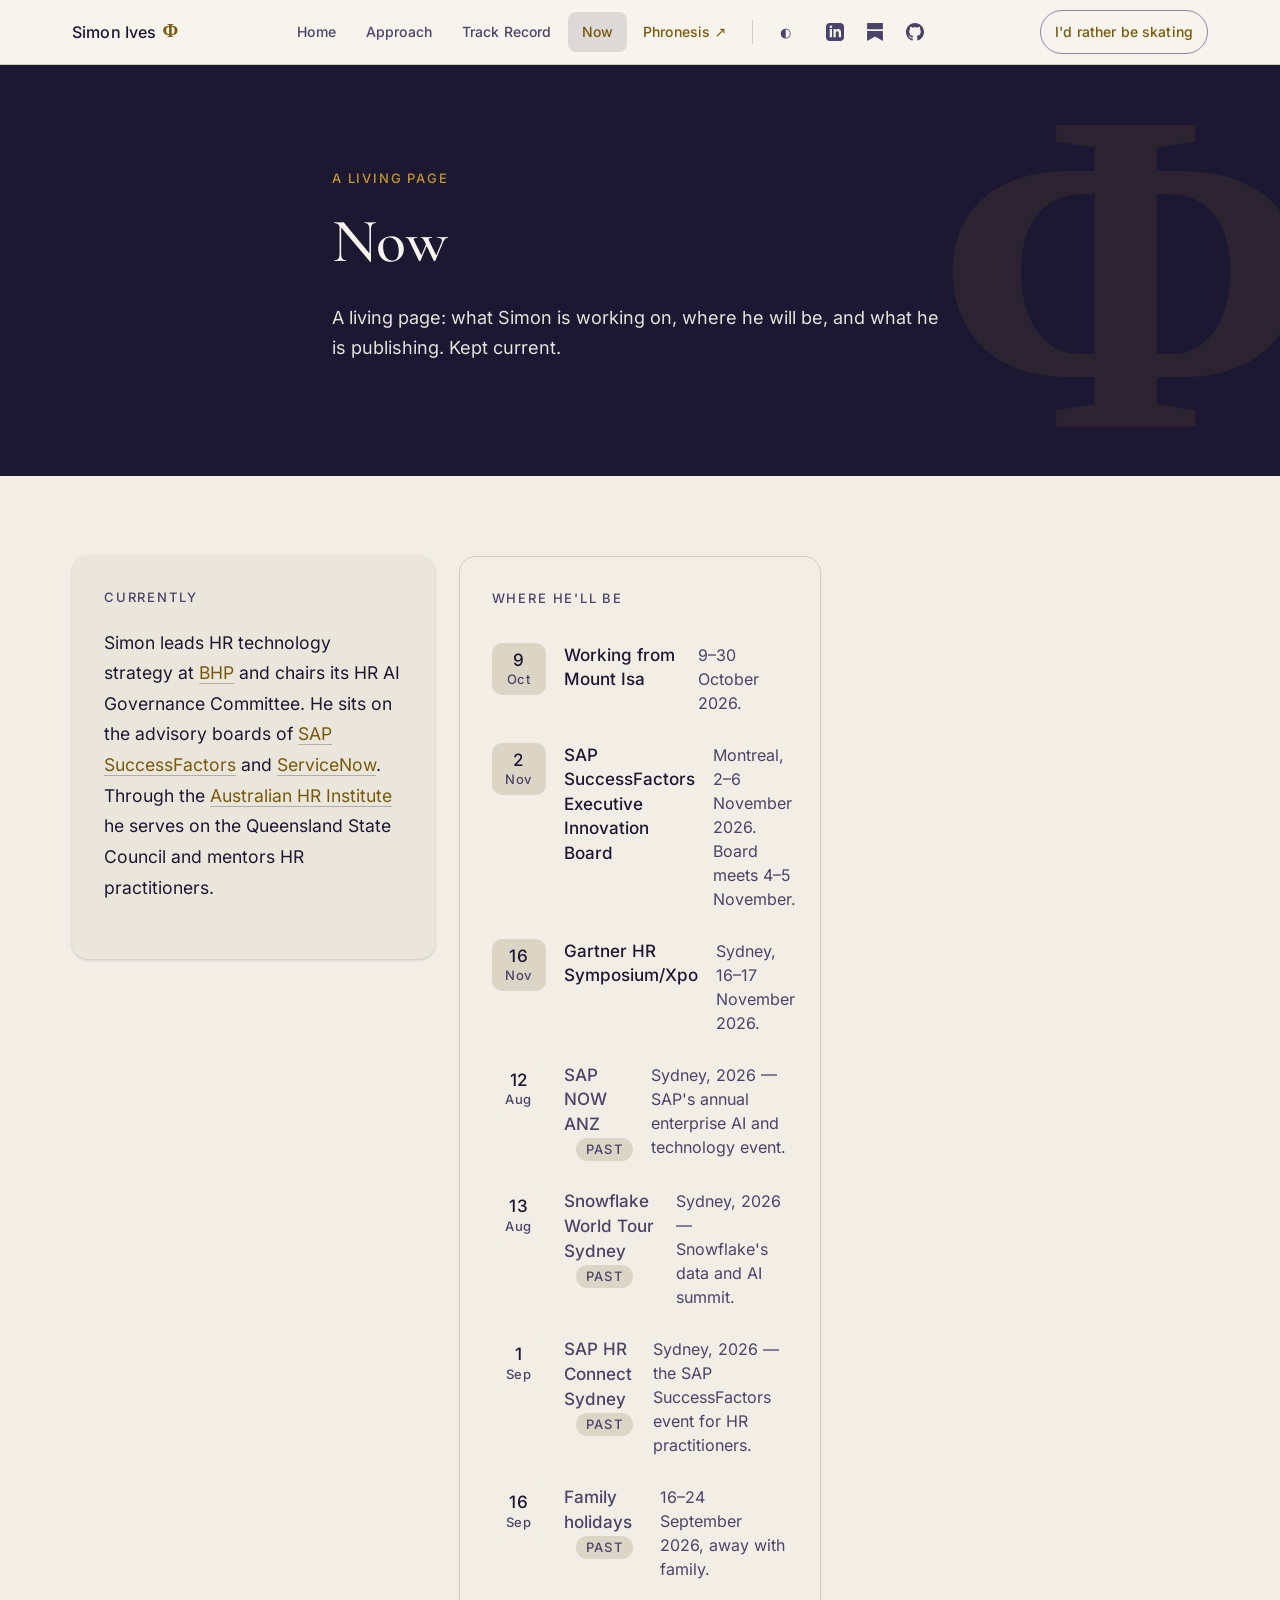
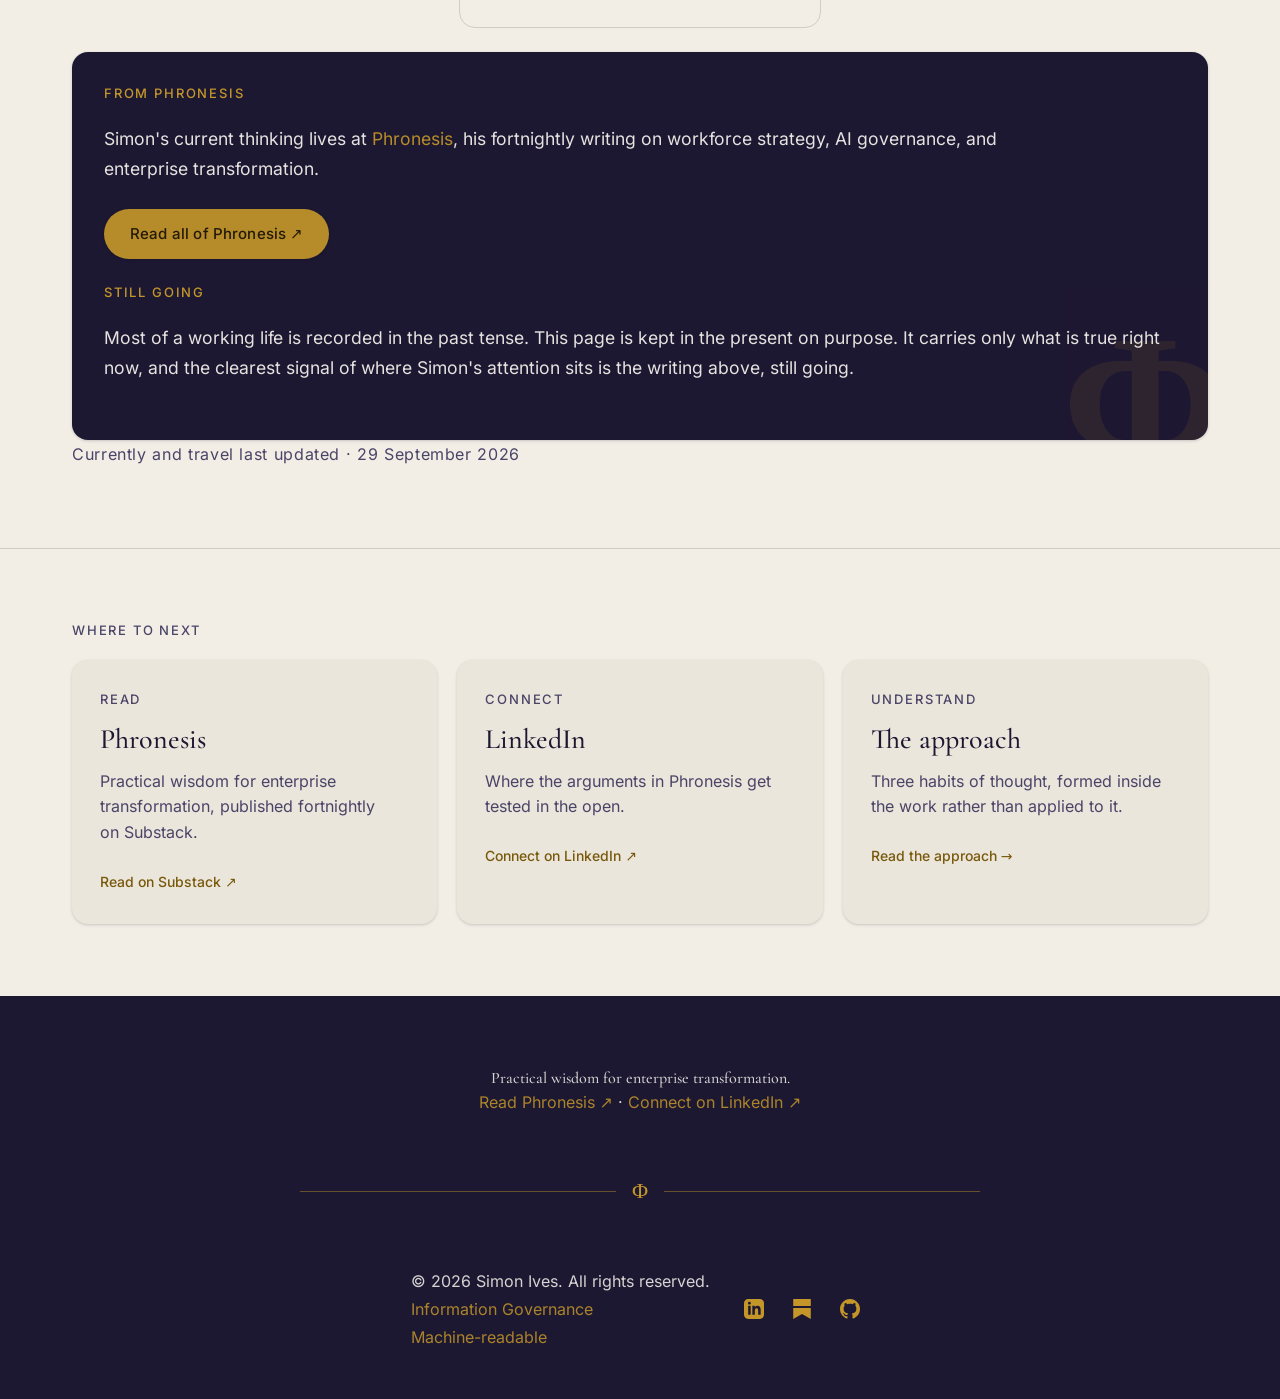
<file: now.html>
<!DOCTYPE html>
<html lang="en-AU">
<head>
    <meta charset="UTF-8">
    <meta name="viewport" content="width=device-width, initial-scale=1.0">
    <script>
    (function () {
        var s = localStorage.getItem('theme');
        if (s === 'dark' || (!s && window.matchMedia('(prefers-color-scheme: dark)').matches)) {
            document.documentElement.classList.add('dark');
        }
    })();
    </script>
    <meta name="description" content="What Simon Ives is working on now, where he will be speaking, and his latest writing from Phronesis. A living page, kept current.">
    <meta property="og:title" content="Now — Simon Ives">
    <meta property="og:description" content="What Simon Ives is working on now, where he will be speaking, and his latest writing from Phronesis. A living page, kept current.">
    <meta property="og:url" content="https://simonives.com/now.html">
    <meta property="og:type" content="website">
    <meta property="og:image" content="https://simonives.com/og-image.png">
    <meta property="og:site_name" content="Simon Ives">
    <link rel="canonical" href="https://simonives.com/now.html">
    <link rel="llms" href="/llms.txt" type="text/plain" />
    <title>Now — Simon Ives</title>
    <link rel="icon" type="image/svg+xml" href="favicon/phi-mark.svg">
    <link rel="icon" type="image/png" sizes="32x32" href="favicon/favicon-32.png">
    <link rel="icon" type="image/png" sizes="16x16" href="favicon/favicon-16.png">
    <link rel="apple-touch-icon" sizes="180x180" href="apple-touch-icon.png">
    <link rel="author" type="text/markdown" href="simonives.md">
    <link rel="me" href="https://mastodon.social/@simonives">
    <link rel="preload" as="font" type="font/woff2" href="fonts/cormorant-garamond/CormorantGaramond-Medium.woff2" crossorigin>
    <link rel="preload" as="font" type="font/woff2" href="fonts/cormorant-garamond/CormorantGaramond-SemiBold.woff2" crossorigin>
    <link rel="stylesheet" href="fonts.css">
    <link rel="stylesheet" href="tokens.css">
    <link rel="stylesheet" href="components.css">
    <script type="application/ld+json">
    {
      "@context": "https://schema.org",
      "@type": "Person",
      "name": "Simon Ives",
      "jobTitle": "Principal, HR Technology Strategy — BHP",
      "description": "Simon Ives, FCPHR, MBA — practitioner and writer. Holds strategic accountability for HR Technology Strategy, HR Capital Investments, and HR AI Governance at BHP. Publishes Phronesis on Substack.",
      "url": "https://simonives.com",
      "sameAs": ["https://www.linkedin.com/in/simonives", "https://enterprisephronesis.substack.com", "https://github.com/simonives"],
      "knowsAbout": ["HR Technology Strategy", "AI Governance", "HR Capital Investments", "Enterprise Transformation", "Workforce Strategy", "Organisational Design"],
      "worksFor": {
        "@type": "Organization",
        "name": "BHP"
      }
    }
    </script>

</head>
<body>

    <a href="#main-content" class="skip-link">Skip to content</a>

    <header class="site-header">
        <nav class="container">
            <a href="/#site" class="logo">Simon Ives <span class="phi-mark">Φ</span></a>

            <button class="menu-toggle" aria-label="Toggle Menu" aria-expanded="false">
                <svg width="24" height="24" viewBox="0 0 24 24" fill="none" stroke="currentColor" stroke-width="1.5">
                    <line x1="4" y1="6" x2="20" y2="6"></line>
                    <line x1="4" y1="12" x2="20" y2="12"></line>
                    <line x1="4" y1="18" x2="20" y2="18"></line>
                </svg>
            </button>

            <div class="nav-container">
                <ul class="nav-links">
                    <li><a href="/#site">Home</a></li>
                    <li><a href="doctrine.html">Approach</a></li>
                    <li><a href="portfolio.html">Track Record</a></li>
                    <li><a href="now.html" class="active">Now</a></li>
                    <li><a href="https://enterprisephronesis.substack.com" target="_blank" rel="noopener noreferrer" class="phronesis-link">Phronesis ↗</a></li>
                </ul>
                <div class="nav-divider"></div>
                <button id="theme-toggle" aria-label="Toggle colour theme">◐</button>
                <div class="header-social">
                    <a href="https://www.linkedin.com/in/simonives" target="_blank" rel="noopener noreferrer" aria-label="LinkedIn">
                        <svg width="18" height="18" viewBox="0 0 24 24" fill="currentColor"><path d="M19 0h-14c-2.761 0-5 2.239-5 5v14c0 2.761 2.239 5 5 5h14c2.762 0 5-2.239 5-5v-14c0-2.761-2.238-5-5-5zm-11 19h-3v-11h3v11zm-1.5-12.268c-.966 0-1.75-.79-1.75-1.764s.784-1.764 1.75-1.764 1.75.79 1.75 1.764-.783 1.764-1.75 1.764zm13.5 12.268h-3v-5.604c0-3.368-4-3.113-4 0v5.604h-3v-11h3v1.765c1.396-2.586 7-2.777 7 2.476v6.759z"/></svg>
                    </a>
                    <a href="https://enterprisephronesis.substack.com" target="_blank" rel="noopener noreferrer" aria-label="Substack">
                        <svg width="18" height="18" viewBox="0 0 24 24" fill="currentColor"><path d="M22.534 8.285H1.466V0h21.068v8.285zM1.466 10.812V24L12 18.11 22.534 24V10.812H1.466z"/></svg>
                    </a>

                    <a href="https://github.com/simonives" target="_blank" rel="noopener noreferrer" aria-label="GitHub">
                        <svg width="18" height="18" viewBox="0 0 24 24" fill="currentColor"><path d="M12 0c-6.626 0-12 5.373-12 12 0 5.302 3.438 9.8 8.207 11.387.599.111.793-.261.793-.577v-2.234c-3.338.726-4.033-1.416-4.033-1.416-.546-1.387-1.333-1.756-1.333-1.756-1.089-.745.083-.729.083-.729 1.205.084 1.839 1.237 1.839 1.237 1.07 1.834 2.807 1.304 3.492.997.107-.775.418-1.305.762-1.604-2.665-.305-5.467-1.334-5.467-5.931 0-1.311.469-2.381 1.236-3.221-.124-.303-.535-1.524.117-3.176 0 0 1.008-.322 3.301 1.23.957-.266 1.983-.399 3.003-.404 1.02.005 2.047.138 3.006.404 2.291-1.552 3.297-1.23 3.297-1.23.653 1.653.242 2.874.118 3.176.77.84 1.235 1.911 1.235 3.221 0 4.609-2.807 5.624-5.479 5.921.43.372.823 1.102.823 2.222v3.293c0 .319.192.694.801.576 4.765-1.589 8.199-6.086 8.199-11.386 0-6.627-5.373-12-12-12z"/></svg>
                    </a>
                </div>
            </div>
            <a href="/" class="skate-link">I'd rather be skating</a>
        </nav>
    </header>

    <main id="main-content">
        <section class="hero on-midnight section-padding">
            <span class="phi-watermark" aria-hidden="true">Φ</span>
            <div class="container hero-content prose">
                <span class="eyebrow">A living page</span>
                <h1>Now</h1>
                <p class="lead">
                    A living page: what Simon is working on, where he will be, and what he is publishing.
                    Kept current.
                </p>
            </div>
        </section>

        <section class="section-padding alternate-bg">
            <div class="container">
                <div class="now-grid">
                    <div class="card-filled">
                        <span class="eyebrow">Currently</span>
                        <p>
                            Simon leads HR technology strategy at <a href="https://www.bhp.com" target="_blank" rel="noopener noreferrer">BHP</a> and chairs its HR AI Governance Committee. He
                            sits on the advisory boards of <a href="https://www.sap.com" target="_blank" rel="noopener noreferrer">SAP SuccessFactors</a> and <a href="https://www.servicenow.com" target="_blank" rel="noopener noreferrer">ServiceNow</a>. Through the <a href="https://www.ahri.com.au" target="_blank" rel="noopener noreferrer">Australian
                            HR Institute</a> he serves on the Queensland State Council and mentors HR practitioners.
                        </p>
                    </div>

                    <div class="card-outlined">
                        <span class="eyebrow">Where he'll be</span>
                        <ul class="event-list" style="list-style: none; margin: 0; padding: 0;">
                            <li class="event-row">
                                <span class="event-date"><strong>9</strong>Oct</span>
                                <span class="event-title">Working from Mount Isa</span>
                                <span class="event-meta">9–30 October 2026.</span>
                            </li>
                            <li class="event-row">
                                <span class="event-date"><strong>2</strong>Nov</span>
                                <span class="event-title">SAP SuccessFactors Executive Innovation Board</span>
                                <span class="event-meta">Montreal, 2–6 November 2026. Board meets 4–5 November.</span>
                            </li>
                            <li class="event-row">
                                <a href="https://www.gartner.com/en/conferences/apac/hr-symposium-australia" target="_blank" rel="noopener noreferrer">
                                    <span class="event-date"><strong>16</strong>Nov</span>
                                    <span class="event-title">Gartner HR Symposium/Xpo</span>
                                    <span class="event-meta">Sydney, 16–17 November 2026.</span>
                                </a>
                            </li>
                            <li class="event-row event-row--past">
                                <a href="https://www.sap.com/australia/events/sapnowanz.html" target="_blank" rel="noopener noreferrer">
                                    <span class="event-date"><strong>12</strong>Aug</span>
                                    <span class="event-title">SAP NOW ANZ<span class="event-status">Past</span></span>
                                    <span class="event-meta">Sydney, 2026 — SAP's annual enterprise AI and technology event.</span>
                                </a>
                            </li>
                            <li class="event-row event-row--past">
                                <a href="https://www.snowflake.com/en/world-tour/sydney/" target="_blank" rel="noopener noreferrer">
                                    <span class="event-date"><strong>13</strong>Aug</span>
                                    <span class="event-title">Snowflake World Tour Sydney<span class="event-status">Past</span></span>
                                    <span class="event-meta">Sydney, 2026 — Snowflake's data and AI summit.</span>
                                </a>
                            </li>
                            <li class="event-row event-row--past">
                                <a href="https://www.sap.com/australia/events/2026-09-01-au-sap-hr-connect-sydney.html" target="_blank" rel="noopener noreferrer">
                                    <span class="event-date"><strong>1</strong>Sep</span>
                                    <span class="event-title">SAP HR Connect Sydney<span class="event-status">Past</span></span>
                                    <span class="event-meta">Sydney, 2026 — the SAP SuccessFactors event for HR practitioners.</span>
                                </a>
                            </li>
                            <li class="event-row event-row--past">
                                <span class="event-date"><strong>16</strong>Sep</span>
                                <span class="event-title">Family holidays<span class="event-status">Past</span></span>
                                <span class="event-meta">16–24 September 2026, away with family.</span>
                            </li>
                        </ul>
                    </div>

                    <div class="card-filled on-midnight full">
                        <span class="phi-watermark phi-watermark--card" aria-hidden="true">Φ</span>
                        <span class="eyebrow">From Phronesis</span>
                        <p>
                            Simon's current thinking lives at
                            <a href="https://enterprisephronesis.substack.com" target="_blank" rel="noopener noreferrer">Phronesis</a>,
                            his fortnightly writing on workforce strategy, AI governance, and enterprise
                            transformation.
                        </p>
                        <p>
                            <a href="https://enterprisephronesis.substack.com" target="_blank" rel="noopener noreferrer" class="btn-filled">Read all of Phronesis ↗</a>
                        </p>
                        <span class="eyebrow">Still going</span>
                        <p>
                            Most of a working life is recorded in the past tense. This page is kept in the present on
                            purpose. It carries only what is true right now, and the clearest signal of where Simon's
                            attention sits is the writing above, still going.
                        </p>
                    </div>
                </div>
                <p class="now-updated">Currently and travel last updated · 29 September 2026</p>
            </div>
        </section>
    </main>

    <section class="engage-section">
      <div class="container">
        <span class="eyebrow">Where to next</span>
        <div class="engage-grid">
          <a href="https://enterprisephronesis.substack.com" target="_blank" rel="noopener noreferrer" class="engage-block">
            <span class="engage-tag">Read</span>
            <span class="engage-title">Phronesis</span>
            <p class="engage-body">Practical wisdom for enterprise transformation, published fortnightly on Substack.</p>
            <span class="engage-link">Read on Substack ↗</span>
          </a>
          <a href="https://www.linkedin.com/in/simonives" target="_blank" rel="noopener noreferrer" class="engage-block">
            <span class="engage-tag">Connect</span>
            <span class="engage-title">LinkedIn</span>
            <p class="engage-body">Where the arguments in Phronesis get tested in the open.</p>
            <span class="engage-link">Connect on LinkedIn ↗</span>
          </a>
          <a href="doctrine.html" class="engage-block">
            <span class="engage-tag">Understand</span>
            <span class="engage-title">The approach</span>
            <p class="engage-body">Three habits of thought, formed inside the work rather than applied to it.</p>
            <span class="engage-link">Read the approach →</span>
          </a>
        </div>
      </div>
    </section>

    <footer class="site-footer on-midnight">
        <div class="container footer-band">
            <p class="footer-tagline">Practical wisdom for enterprise transformation.</p>
            <p class="footer-orient">
                <a href="https://enterprisephronesis.substack.com" target="_blank" rel="noopener noreferrer">Read Phronesis ↗</a>
                <span aria-hidden="true"> · </span>
                <a href="https://www.linkedin.com/in/simonives" target="_blank" rel="noopener noreferrer">Connect on LinkedIn ↗</a>
            </p>
            <div class="phi-break" aria-hidden="true"><span>Φ</span></div>
            <div class="footer-content">
                <div class="footer-copy">
                    <p>&copy; 2026 Simon Ives. All rights reserved.</p>
                    <p><a href="governance.html">Information Governance</a></p>
                    <p><a href="/llms.txt">Machine-readable</a></p>
                </div>
                <div class="social-links">
                    <a href="https://www.linkedin.com/in/simonives" target="_blank" rel="noopener noreferrer" aria-label="LinkedIn"><svg width="20" height="20" viewBox="0 0 24 24" fill="currentColor"><path d="M19 0h-14c-2.761 0-5 2.239-5 5v14c0 2.761 2.239 5 5 5h14c2.762 0 5-2.239 5-5v-14c0-2.761-2.238-5-5-5zm-11 19h-3v-11h3v11zm-1.5-12.268c-.966 0-1.75-.79-1.75-1.764s.784-1.764 1.75-1.764 1.75.79 1.75 1.764-.783 1.764-1.75 1.764zm13.5 12.268h-3v-5.604c0-3.368-4-3.113-4 0v5.604h-3v-11h3v1.765c1.396-2.586 7-2.777 7 2.476v6.759z"/></svg></a>
                    <a href="https://enterprisephronesis.substack.com" target="_blank" rel="noopener noreferrer" aria-label="Substack"><svg width="20" height="20" viewBox="0 0 24 24" fill="currentColor"><path d="M22.534 8.285H1.466V0h21.068v8.285zM1.466 10.812V24L12 18.11 22.534 24V10.812H1.466z"/></svg></a>
                    <a href="https://github.com/simonives" target="_blank" rel="noopener noreferrer" aria-label="GitHub"><svg width="20" height="20" viewBox="0 0 24 24" fill="currentColor"><path d="M12 0c-6.626 0-12 5.373-12 12 0 5.302 3.438 9.8 8.207 11.387.599.111.793-.261.793-.577v-2.234c-3.338.726-4.033-1.416-4.033-1.416-.546-1.387-1.333-1.756-1.333-1.756-1.089-.745.083-.729.083-.729 1.205.084 1.839 1.237 1.839 1.237 1.07 1.834 2.807 1.304 3.492.997.107-.775.418-1.305.762-1.604-2.665-.305-5.467-1.334-5.467-5.931 0-1.311.469-2.381 1.236-3.221-.124-.303-.535-1.524.117-3.176 0 0 1.008-.322 3.301 1.23.957-.266 1.983-.399 3.003-.404 1.02.005 2.047.138 3.006.404 2.291-1.552 3.297-1.23 3.297-1.23.653 1.653.242 2.874.118 3.176.77.84 1.235 1.911 1.235 3.221 0 4.609-2.807 5.624-5.479 5.921.43.372.823 1.102.823 2.222v3.293c0 .319.192.694.801.576 4.765-1.589 8.199-6.086 8.199-11.386 0-6.627-5.373-12-12-12z"/></svg></a>
                </div>
            </div>
        </div>
    </footer>
    <script defer src="site.js"></script>
</body>
</html>
</file>
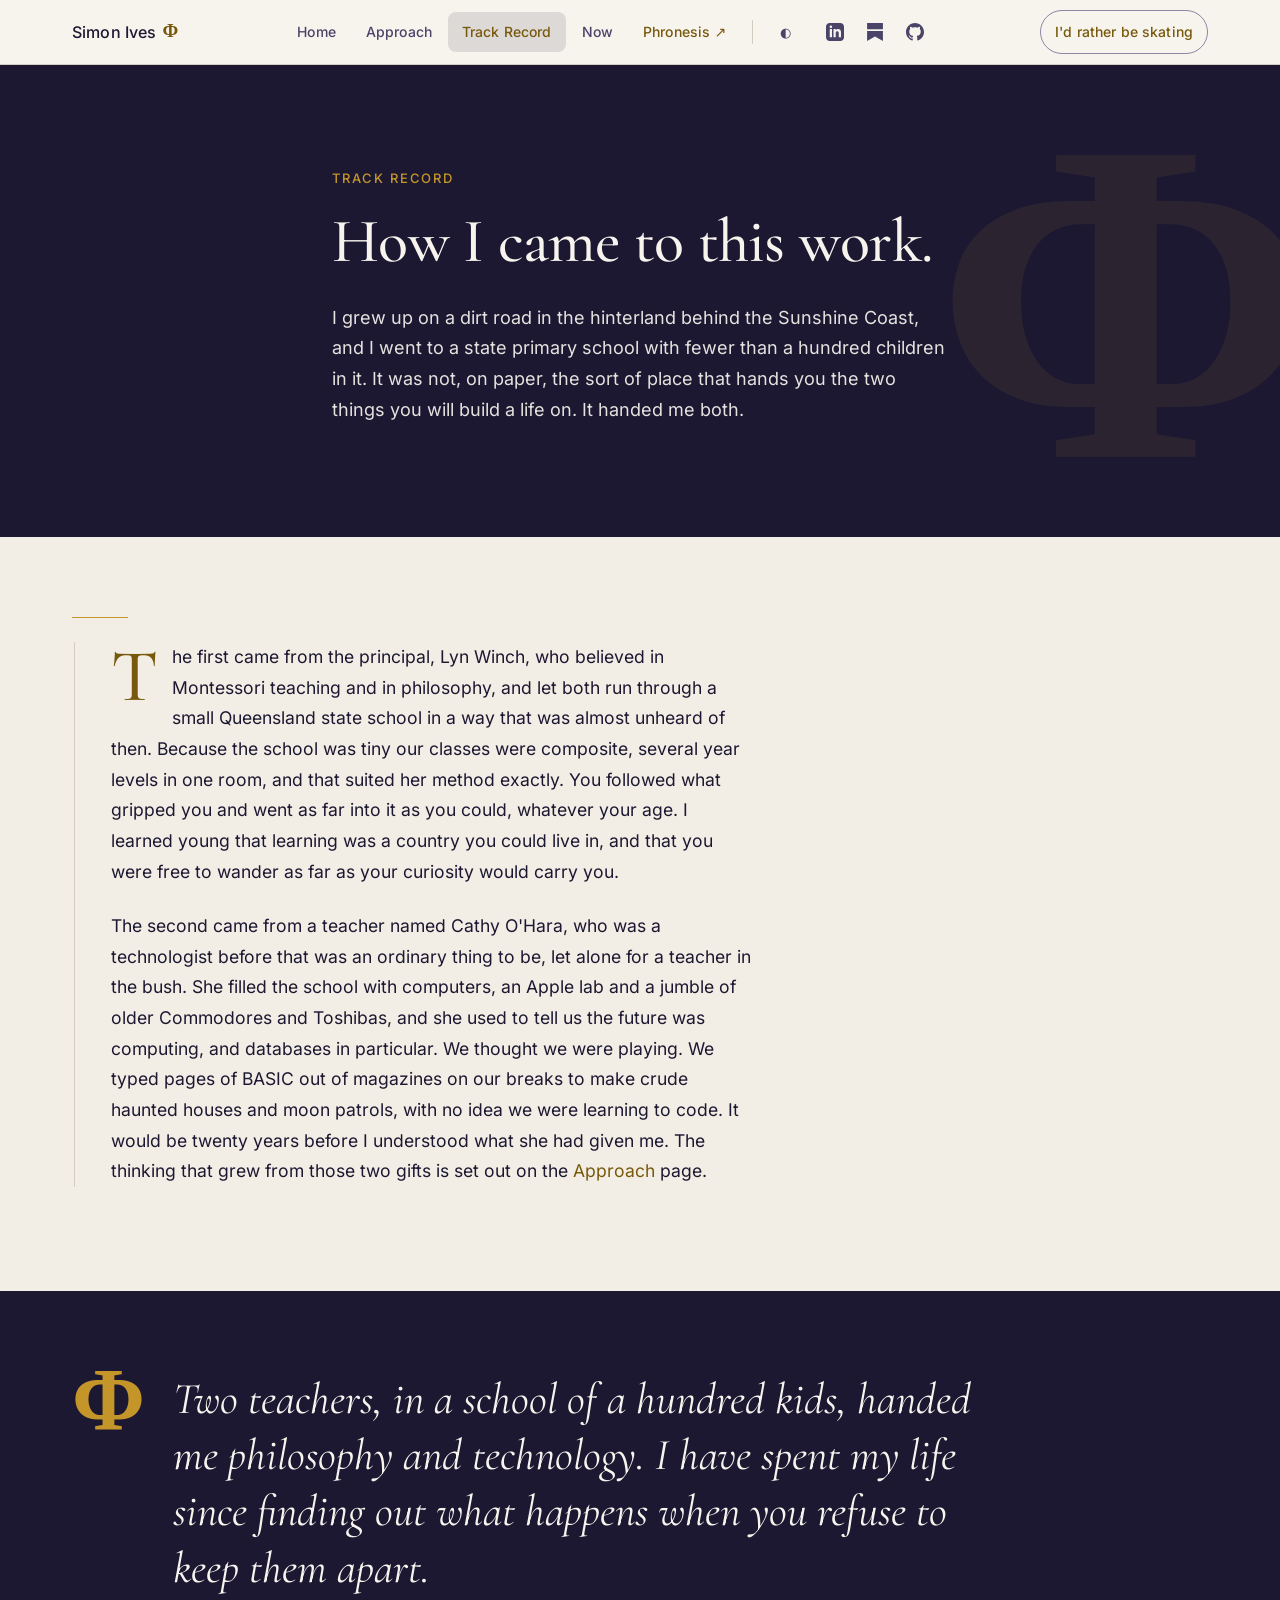
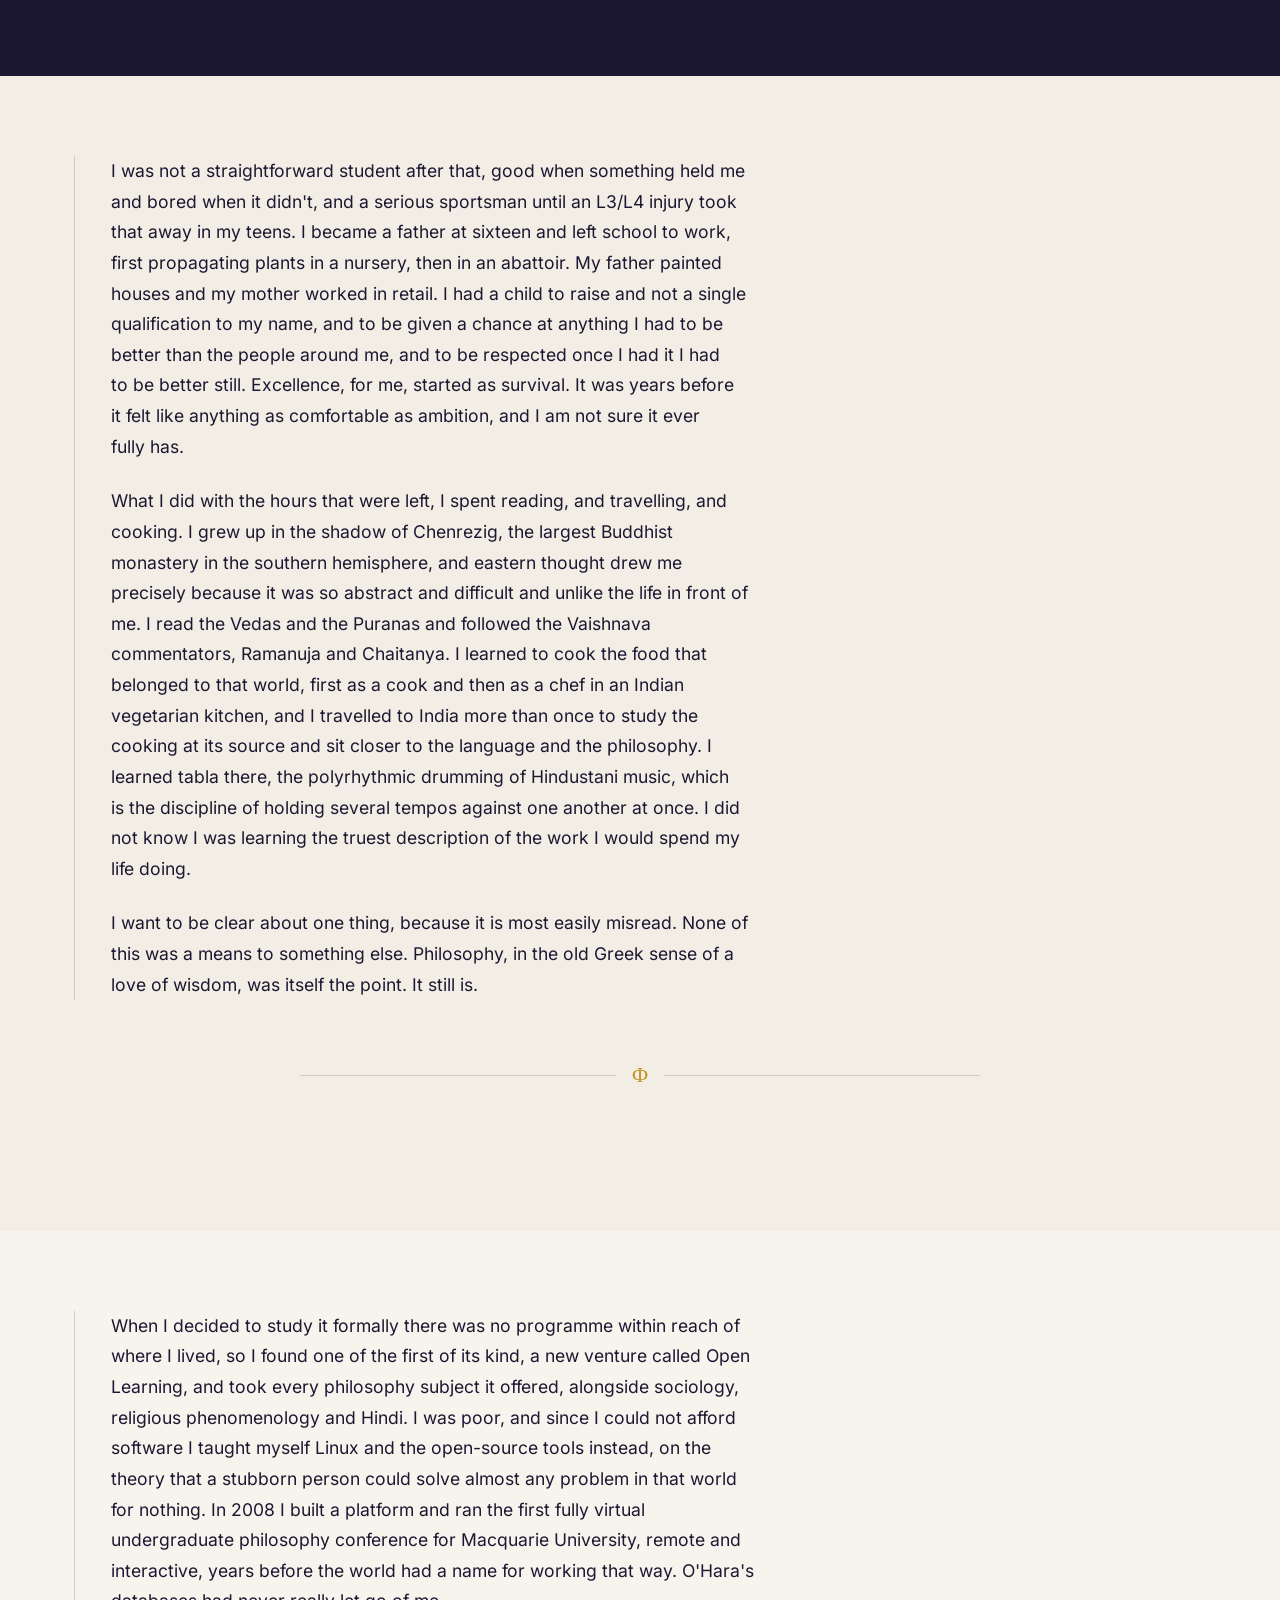
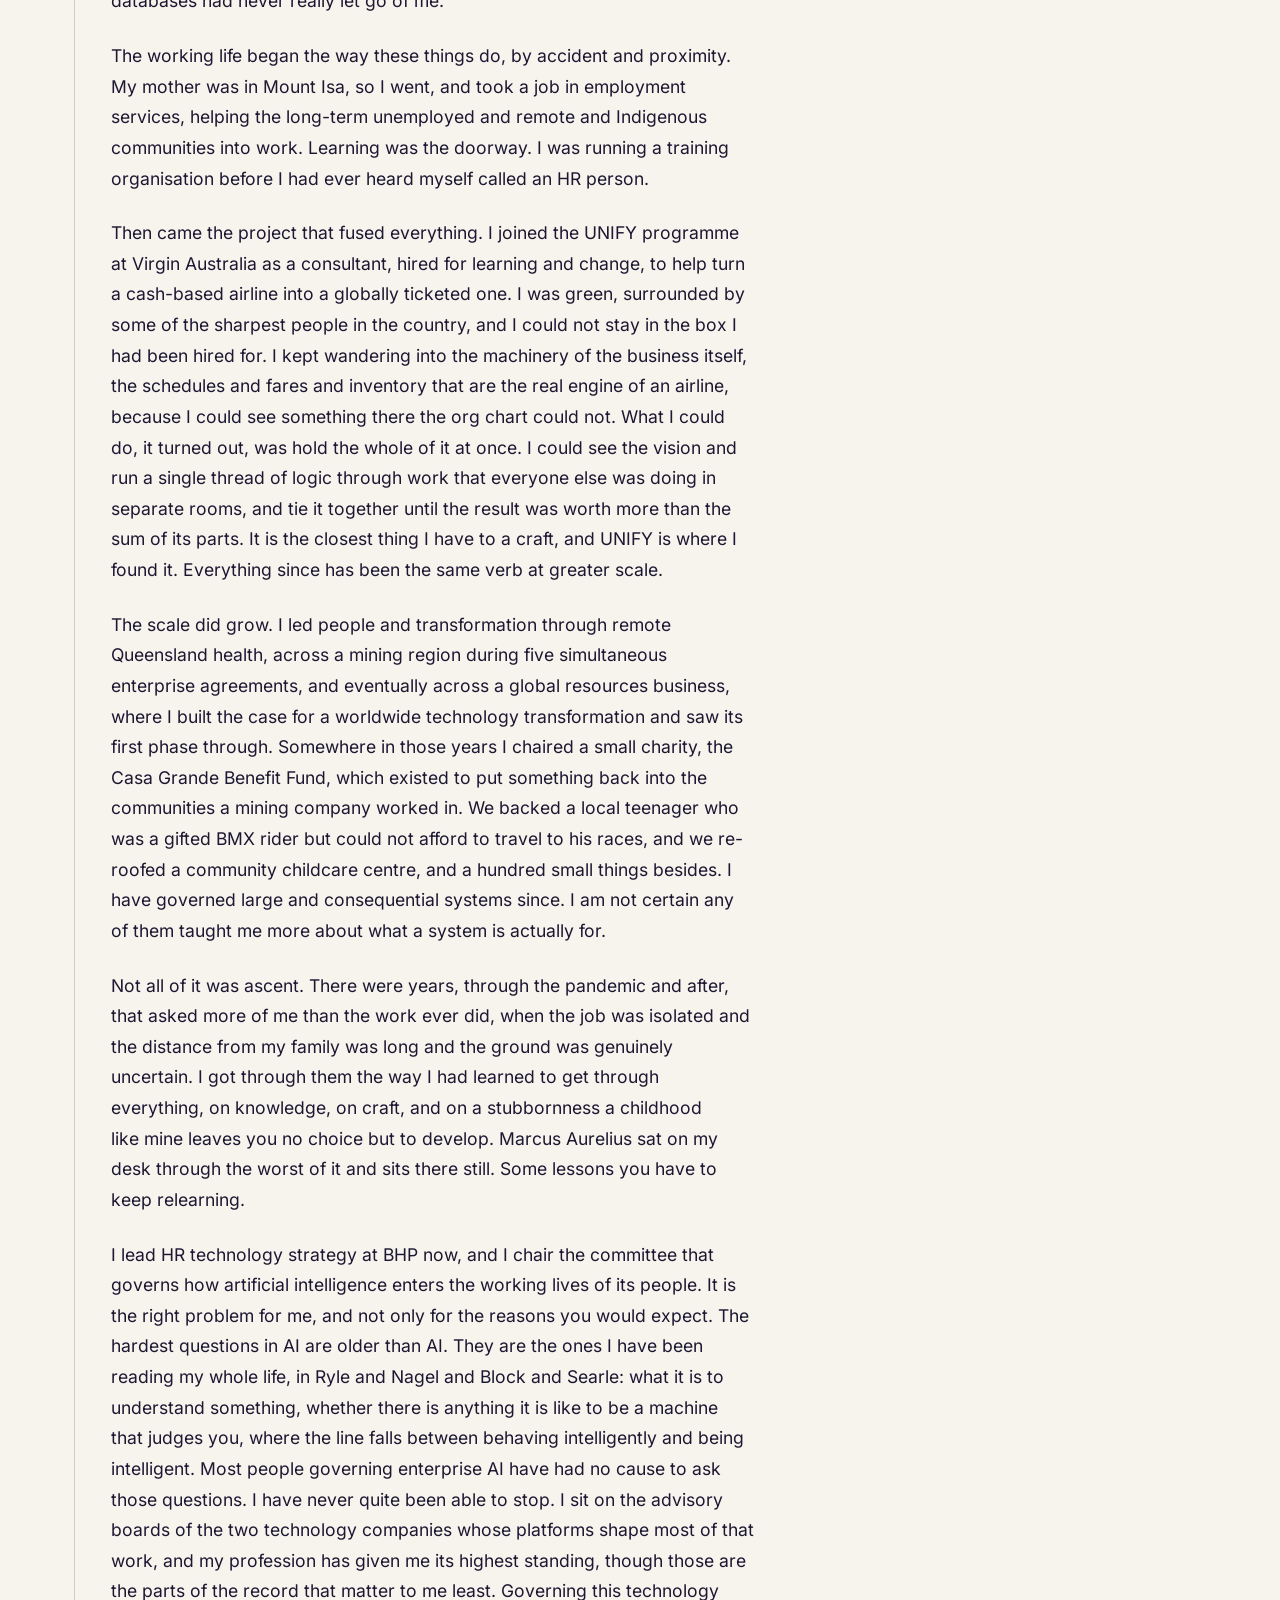
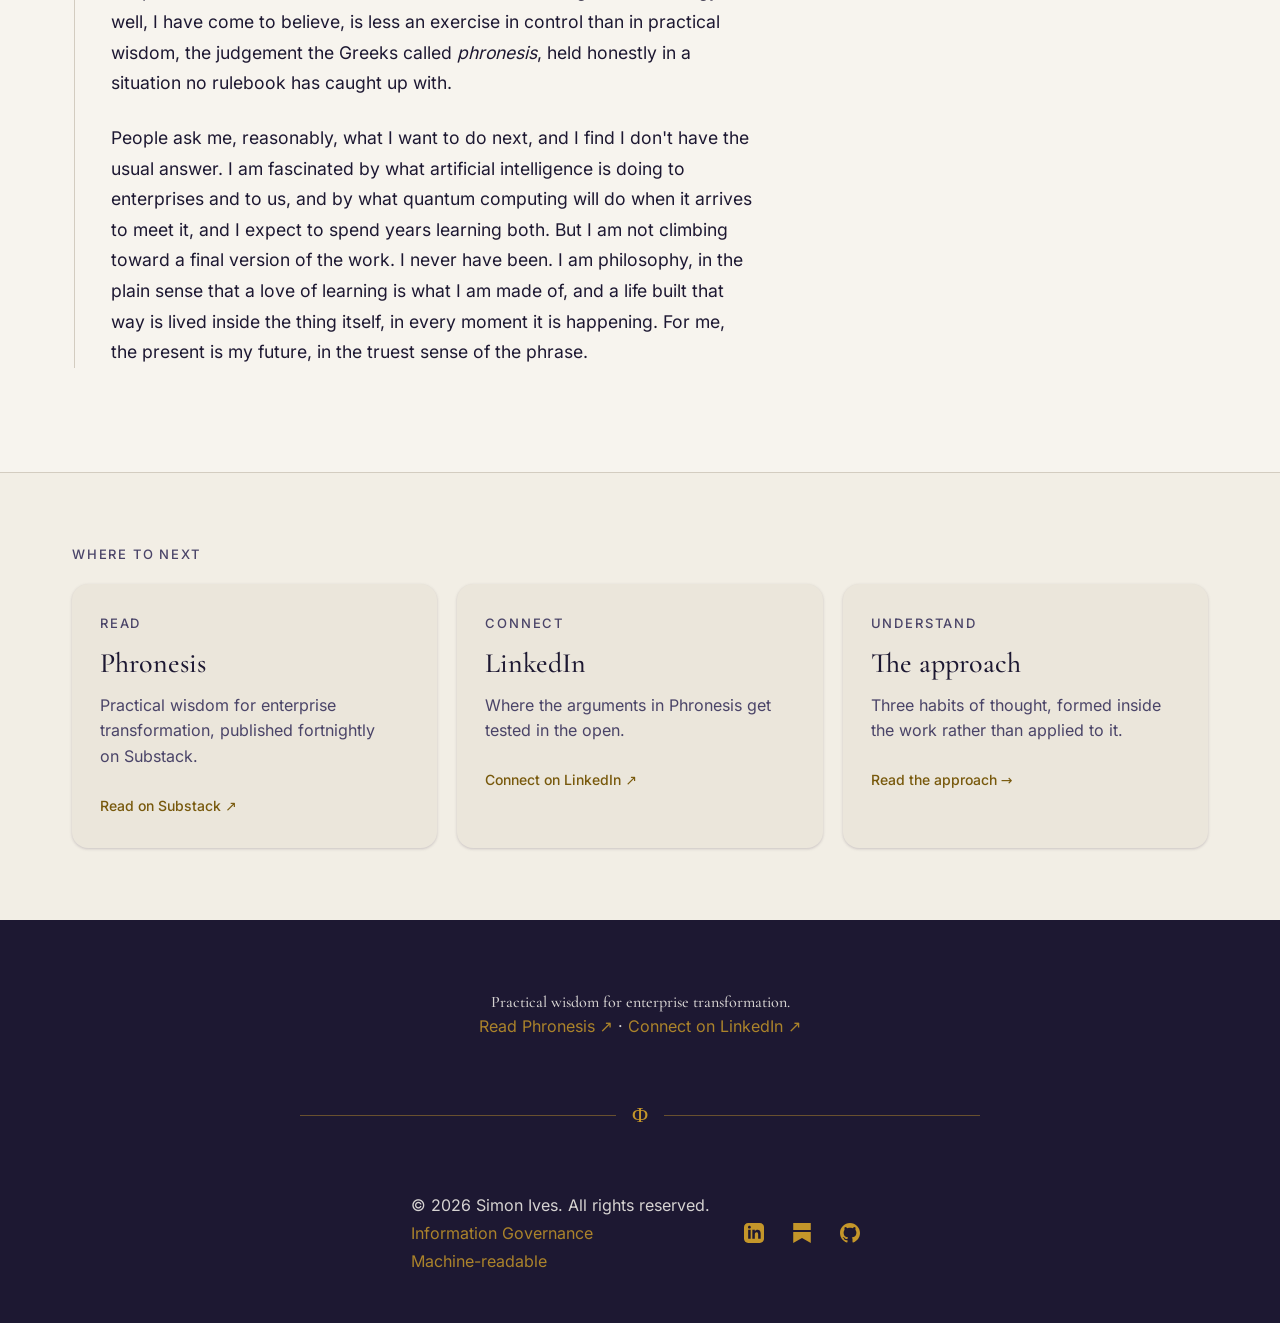
<file: portfolio.html>
<!DOCTYPE html>
<html lang="en-AU">
<head>
    <meta charset="UTF-8">
    <meta name="viewport" content="width=device-width, initial-scale=1.0">
    <script>
    (function () {
        var s = localStorage.getItem('theme');
        if (s === 'dark' || (!s && window.matchMedia('(prefers-color-scheme: dark)').matches)) {
            document.documentElement.classList.add('dark');
        }
    })();
    </script>
    <meta name="description" content="How Simon Ives came to lead HR technology strategy and AI governance at BHP: two teachers, a life in philosophy and technology, and a career built at scale.">
    <meta property="og:title" content="Track Record — Simon Ives">
    <meta property="og:description" content="How Simon Ives came to lead HR technology strategy and AI governance at BHP: two teachers, a life in philosophy and technology, and a career built at scale.">
    <meta property="og:url" content="https://simonives.com/portfolio.html">
    <meta property="og:type" content="website">
    <meta property="og:image" content="https://simonives.com/og-image.png">
    <meta property="og:site_name" content="Simon Ives">
    <link rel="canonical" href="https://simonives.com/portfolio.html">
    <link rel="llms" href="/llms.txt" type="text/plain" />
    <title>Track Record — Simon Ives</title>
    <link rel="icon" type="image/svg+xml" href="favicon/phi-mark.svg">
    <link rel="icon" type="image/png" sizes="32x32" href="favicon/favicon-32.png">
    <link rel="icon" type="image/png" sizes="16x16" href="favicon/favicon-16.png">
    <link rel="apple-touch-icon" sizes="180x180" href="apple-touch-icon.png">
    <link rel="author" type="text/markdown" href="simonives.md">
    <link rel="me" href="https://mastodon.social/@simonives">
    <link rel="preload" as="font" type="font/woff2" href="fonts/cormorant-garamond/CormorantGaramond-Medium.woff2" crossorigin>
    <link rel="preload" as="font" type="font/woff2" href="fonts/cormorant-garamond/CormorantGaramond-SemiBold.woff2" crossorigin>
    <link rel="stylesheet" href="fonts.css">
    <link rel="stylesheet" href="tokens.css">
    <link rel="stylesheet" href="components.css">
    <script type="application/ld+json">
    {
      "@context": "https://schema.org",
      "@type": "Person",
      "name": "Simon Ives",
      "jobTitle": "Principal, HR Technology Strategy — BHP",
      "description": "Simon Ives, FCPHR, MBA — practitioner and writer. Holds strategic accountability for HR Technology Strategy, HR Capital Investments, and HR AI Governance at BHP. Publishes Phronesis on Substack.",
      "url": "https://simonives.com",
      "sameAs": ["https://www.linkedin.com/in/simonives", "https://enterprisephronesis.substack.com", "https://github.com/simonives"],
      "knowsAbout": ["HR Technology Strategy", "AI Governance", "HR Capital Investments", "Enterprise Transformation", "Workforce Strategy", "Organisational Design"],
      "worksFor": {"@type": "Organization", "name": "BHP"}
    }
    </script>

</head>
<body>

    <a href="#main-content" class="skip-link">Skip to content</a>

    <header class="site-header">
        <nav class="container">
            <a href="/#site" class="logo">Simon Ives <span class="phi-mark">Φ</span></a>

            <button class="menu-toggle" aria-label="Toggle Menu" aria-expanded="false">
                <svg width="24" height="24" viewBox="0 0 24 24" fill="none" stroke="currentColor" stroke-width="1.5">
                    <line x1="4" y1="6" x2="20" y2="6"></line>
                    <line x1="4" y1="12" x2="20" y2="12"></line>
                    <line x1="4" y1="18" x2="20" y2="18"></line>
                </svg>
            </button>

            <div class="nav-container">
                <ul class="nav-links">
                    <li><a href="/#site">Home</a></li>
                    <li><a href="doctrine.html">Approach</a></li>
                    <li><a href="portfolio.html" class="active">Track Record</a></li>
                    <li><a href="now.html">Now</a></li>
                    <li><a href="https://enterprisephronesis.substack.com" target="_blank" rel="noopener noreferrer" class="phronesis-link">Phronesis ↗</a></li>
                </ul>
                <div class="nav-divider"></div>
                <button id="theme-toggle" aria-label="Toggle colour theme">◐</button>
                <div class="header-social">
                    <a href="https://www.linkedin.com/in/simonives" target="_blank" rel="noopener noreferrer" aria-label="LinkedIn">
                        <svg width="18" height="18" viewBox="0 0 24 24" fill="currentColor"><path d="M19 0h-14c-2.761 0-5 2.239-5 5v14c0 2.761 2.239 5 5 5h14c2.762 0 5-2.239 5-5v-14c0-2.761-2.238-5-5-5zm-11 19h-3v-11h3v11zm-1.5-12.268c-.966 0-1.75-.79-1.75-1.764s.784-1.764 1.75-1.764 1.75.79 1.75 1.764-.783 1.764-1.75 1.764zm13.5 12.268h-3v-5.604c0-3.368-4-3.113-4 0v5.604h-3v-11h3v1.765c1.396-2.586 7-2.777 7 2.476v6.759z"/></svg>
                    </a>
                    <a href="https://enterprisephronesis.substack.com" target="_blank" rel="noopener noreferrer" aria-label="Substack">
                        <svg width="18" height="18" viewBox="0 0 24 24" fill="currentColor"><path d="M22.534 8.285H1.466V0h21.068v8.285zM1.466 10.812V24L12 18.11 22.534 24V10.812H1.466z"/></svg>
                    </a>

                    <a href="https://github.com/simonives" target="_blank" rel="noopener noreferrer" aria-label="GitHub">
                        <svg width="18" height="18" viewBox="0 0 24 24" fill="currentColor"><path d="M12 0c-6.626 0-12 5.373-12 12 0 5.302 3.438 9.8 8.207 11.387.599.111.793-.261.793-.577v-2.234c-3.338.726-4.033-1.416-4.033-1.416-.546-1.387-1.333-1.756-1.333-1.756-1.089-.745.083-.729.083-.729 1.205.084 1.839 1.237 1.839 1.237 1.07 1.834 2.807 1.304 3.492.997.107-.775.418-1.305.762-1.604-2.665-.305-5.467-1.334-5.467-5.931 0-1.311.469-2.381 1.236-3.221-.124-.303-.535-1.524.117-3.176 0 0 1.008-.322 3.301 1.23.957-.266 1.983-.399 3.003-.404 1.02.005 2.047.138 3.006.404 2.291-1.552 3.297-1.23 3.297-1.23.653 1.653.242 2.874.118 3.176.77.84 1.235 1.911 1.235 3.221 0 4.609-2.807 5.624-5.479 5.921.43.372.823 1.102.823 2.222v3.293c0 .319.192.694.801.576 4.765-1.589 8.199-6.086 8.199-11.386 0-6.627-5.373-12-12-12z"/></svg>
                    </a>
                </div>
            </div>
            <a href="/" class="skate-link">I'd rather be skating</a>
        </nav>
    </header>

    <main id="main-content">
        <section class="hero on-midnight section-padding">
            <span class="phi-watermark" aria-hidden="true">Φ</span>
            <div class="container hero-content prose">
                <span class="eyebrow">Track Record</span>
                <h1>How I came to this work.</h1>
                <p class="lead">
                    I grew up on a dirt road in the hinterland behind the Sunshine Coast, and I went to a
                    state primary school with fewer than a hundred children in it. It was not, on paper, the
                    sort of place that hands you the two things you will build a life on. It handed me both.
                </p>
            </div>
        </section>

        <section class="section-padding alternate-bg">
            <div class="container">
                <hr class="section-marker">
                <div class="reading-rail reveal">
                    <p class="dropcap">
                        The first came from the principal, Lyn Winch, who believed in Montessori teaching and in
                        philosophy, and let both run through a small Queensland state school in a way that was
                        almost unheard of then. Because the school was tiny our classes were composite, several
                        year levels in one room, and that suited her method exactly. You followed what gripped you
                        and went as far into it as you could, whatever your age. I learned young that learning was
                        a country you could live in, and that you were free to wander as far as your curiosity
                        would carry you.
                    </p>
                    <p>
                        The second came from a teacher named Cathy O'Hara, who was a technologist before that was
                        an ordinary thing to be, let alone for a teacher in the bush. She filled the school with
                        computers, an Apple lab and a jumble of older Commodores and Toshibas, and she used to
                        tell us the future was computing, and databases in particular. We thought we were playing.
                        We typed pages of BASIC out of magazines on our breaks to make crude haunted houses and
                        moon patrols, with no idea we were learning to code. It would be twenty years before I
                        understood what she had given me. The thinking that grew from those two gifts is set out on the
                        <a href="doctrine.html">Approach</a> page.
                    </p>
                </div>
            </div>
        </section>

        <section class="quote-band on-midnight">
            <div class="container">
                <span class="quote-phi" aria-hidden="true">Φ</span>
                <blockquote>
                    <p>Two teachers, in a school of a hundred kids, handed me philosophy and technology. I have spent my life since finding out what happens when you refuse to keep them apart.</p>
                </blockquote>
            </div>
        </section>

        <section class="section-padding alternate-bg">
            <div class="container">
                <div class="reading-rail reveal">
                    <p>
                        I was not a straightforward student after that, good when something held me and bored when
                        it didn't, and a serious sportsman until an L3/L4 injury took that away in my teens. I
                        became a father at sixteen and left school to work, first propagating plants in a nursery,
                        then in an abattoir. My father painted houses and my mother worked in retail. I had a
                        child to raise and not a single qualification to my name, and to be given a chance at
                        anything I had to be better than the people around me, and to be respected once I had it I
                        had to be better still. Excellence, for me, started as survival. It was years before it
                        felt like anything as comfortable as ambition, and I am not sure it ever fully has.
                    </p>
                    <p>
                        What I did with the hours that were left, I spent reading, and travelling, and cooking. I
                        grew up in the shadow of Chenrezig, the largest Buddhist monastery in the southern
                        hemisphere, and eastern thought drew me precisely because it was so abstract and difficult
                        and unlike the life in front of me. I read the Vedas and the Puranas and followed the
                        Vaishnava commentators, Ramanuja and Chaitanya. I learned to cook the food that belonged
                        to that world, first as a cook and then as a chef in an Indian vegetarian kitchen, and I
                        travelled to India more than once to study the cooking at its source and sit closer to the
                        language and the philosophy. I learned tabla there, the polyrhythmic drumming of
                        Hindustani music, which is the discipline of holding several tempos against one another at
                        once. I did not know I was learning the truest description of the work I would spend my
                        life doing.
                    </p>
                    <p>
                        I want to be clear about one thing, because it is most easily misread. None of this was a
                        means to something else. Philosophy, in the old Greek sense of a love of wisdom, was
                        itself the point. It still is.
                    </p>
                </div>

                <div class="phi-break" aria-hidden="true"><span>Φ</span></div>
            </div>
        </section>

        <section class="section-padding">
            <div class="container">
                <div class="reading-rail reveal">
                    <p>
                        When I decided to study it formally there was no programme within reach of where I lived,
                        so I found one of the first of its kind, a new venture called Open Learning, and took
                        every philosophy subject it offered, alongside sociology, religious phenomenology and Hindi. I
                        was poor, and since I could not afford software I taught myself Linux and the open-source
                        tools instead, on the theory that a stubborn person could solve almost any problem in that
                        world for nothing. In 2008 I built a platform and ran the first fully virtual
                        undergraduate philosophy conference for Macquarie University, remote and interactive,
                        years before the world had a name for working that way. O'Hara's databases had never
                        really let go of me.
                    </p>
                    <p>
                        The working life began the way these things do, by accident and proximity. My mother was
                        in Mount Isa, so I went, and took a job in employment services, helping the long-term
                        unemployed and remote and Indigenous communities into work. Learning was the doorway. I
                        was running a training organisation before I had ever heard myself called an HR person.
                    </p>
                    <p>
                        Then came the project that fused everything. I joined the UNIFY programme at Virgin
                        Australia as a consultant, hired for learning and change, to help turn a cash-based
                        airline into a globally ticketed one. I was green, surrounded by some of the sharpest
                        people in the country, and I could not stay in the box I had been hired for. I kept
                        wandering into the machinery of the business itself, the schedules and fares and inventory
                        that are the real engine of an airline, because I could see something there the org chart
                        could not. What I could do, it turned out, was hold the whole of it at once. I could see
                        the vision and run a single thread of logic through work that everyone else was doing in
                        separate rooms, and tie it together until the result was worth more than the sum of its
                        parts. It is the closest thing I have to a craft, and UNIFY is where I found it.
                        Everything since has been the same verb at greater scale.
                    </p>
                    <p>
                        The scale did grow. I led people and transformation through remote Queensland health,
                        across a mining region during five simultaneous enterprise agreements, and eventually
                        across a global resources business, where I built the case for a worldwide technology
                        transformation and saw its first phase through. Somewhere in those years I chaired a small
                        charity, the Casa Grande Benefit Fund, which existed to put something back into the
                        communities a mining company worked in. We backed a local teenager who was a gifted BMX
                        rider but could not afford to travel to his races, and we re-roofed a community childcare
                        centre, and a hundred small things besides. I have governed large and consequential
                        systems since. I am not certain any of them taught me more about what a system is actually
                        for.
                    </p>
                    <p>
                        Not all of it was ascent. There were years, through the pandemic and after, that asked
                        more of me than the work ever did, when the job was isolated and the distance from my
                        family was long and the ground was genuinely uncertain. I got through them the way I had
                        learned to get through everything, on knowledge, on craft, and on a stubbornness a
                        childhood like mine leaves you no choice but to develop. Marcus Aurelius sat on my desk
                        through the worst of it and sits there still. Some lessons you have to keep relearning.
                    </p>
                    <p>
                        I lead HR technology strategy at BHP now, and I chair the committee that governs how
                        artificial intelligence enters the working lives of its people. It is the right problem
                        for me, and not only for the reasons you would expect. The hardest questions in AI are
                        older than AI. They are the ones I have been reading my whole life, in Ryle and Nagel and
                        Block and Searle: what it is to understand something, whether there is anything it is like
                        to be a machine that judges you, where the line falls between behaving intelligently and
                        being intelligent. Most people governing enterprise AI have had no cause to ask those
                        questions. I have never quite been able to stop. I sit on the advisory boards of the two
                        technology companies whose platforms shape most of that work, and my profession has given
                        me its highest standing, though those are the parts of the record that matter to me least.
                        Governing this technology well, I have come to believe, is less an exercise in control
                        than in practical wisdom, the judgement the Greeks called <em>phronesis</em>, held honestly in a
                        situation no rulebook has caught up with.
                    </p>
                    <p>
                        People ask me, reasonably, what I want to do next, and I find I don't have the usual
                        answer. I am fascinated by what artificial intelligence is doing to enterprises and to us,
                        and by what quantum computing will do when it arrives to meet it, and I expect to spend
                        years learning both. But I am not climbing toward a final version of the work. I never
                        have been. I am philosophy, in the plain sense that a love of learning is what I am made
                        of, and a life built that way is lived inside the thing itself, in every moment it is
                        happening. For me, the present is my future, in the truest sense of the phrase.
                    </p>
                </div>
            </div>
        </section>
    </main>

    <section class="engage-section">
      <div class="container">
        <span class="eyebrow">Where to next</span>
        <div class="engage-grid">
          <a href="https://enterprisephronesis.substack.com" target="_blank" rel="noopener noreferrer" class="engage-block">
            <span class="engage-tag">Read</span>
            <span class="engage-title">Phronesis</span>
            <p class="engage-body">Practical wisdom for enterprise transformation, published fortnightly on Substack.</p>
            <span class="engage-link">Read on Substack ↗</span>
          </a>
          <a href="https://www.linkedin.com/in/simonives" target="_blank" rel="noopener noreferrer" class="engage-block">
            <span class="engage-tag">Connect</span>
            <span class="engage-title">LinkedIn</span>
            <p class="engage-body">Where the arguments in Phronesis get tested in the open.</p>
            <span class="engage-link">Connect on LinkedIn ↗</span>
          </a>
          <a href="doctrine.html" class="engage-block">
            <span class="engage-tag">Understand</span>
            <span class="engage-title">The approach</span>
            <p class="engage-body">Three habits of thought, formed inside the work rather than applied to it.</p>
            <span class="engage-link">Read the approach →</span>
          </a>
        </div>
      </div>
    </section>

    <footer class="site-footer on-midnight">
        <div class="container footer-band">
            <p class="footer-tagline">Practical wisdom for enterprise transformation.</p>
            <p class="footer-orient">
                <a href="https://enterprisephronesis.substack.com" target="_blank" rel="noopener noreferrer">Read Phronesis ↗</a>
                <span aria-hidden="true"> · </span>
                <a href="https://www.linkedin.com/in/simonives" target="_blank" rel="noopener noreferrer">Connect on LinkedIn ↗</a>
            </p>
            <div class="phi-break" aria-hidden="true"><span>Φ</span></div>
            <div class="footer-content">
                <div class="footer-copy">
                    <p>&copy; 2026 Simon Ives. All rights reserved.</p>
                    <p><a href="governance.html">Information Governance</a></p>
                    <p><a href="/llms.txt">Machine-readable</a></p>
                </div>
                <div class="social-links">
                    <a href="https://www.linkedin.com/in/simonives" target="_blank" rel="noopener noreferrer" aria-label="LinkedIn"><svg width="20" height="20" viewBox="0 0 24 24" fill="currentColor"><path d="M19 0h-14c-2.761 0-5 2.239-5 5v14c0 2.761 2.239 5 5 5h14c2.762 0 5-2.239 5-5v-14c0-2.761-2.238-5-5-5zm-11 19h-3v-11h3v11zm-1.5-12.268c-.966 0-1.75-.79-1.75-1.764s.784-1.764 1.75-1.764 1.75.79 1.75 1.764-.783 1.764-1.75 1.764zm13.5 12.268h-3v-5.604c0-3.368-4-3.113-4 0v5.604h-3v-11h3v1.765c1.396-2.586 7-2.777 7 2.476v6.759z"/></svg></a>
                    <a href="https://enterprisephronesis.substack.com" target="_blank" rel="noopener noreferrer" aria-label="Substack"><svg width="20" height="20" viewBox="0 0 24 24" fill="currentColor"><path d="M22.534 8.285H1.466V0h21.068v8.285zM1.466 10.812V24L12 18.11 22.534 24V10.812H1.466z"/></svg></a>
                    <a href="https://github.com/simonives" target="_blank" rel="noopener noreferrer" aria-label="GitHub"><svg width="20" height="20" viewBox="0 0 24 24" fill="currentColor"><path d="M12 0c-6.626 0-12 5.373-12 12 0 5.302 3.438 9.8 8.207 11.387.599.111.793-.261.793-.577v-2.234c-3.338.726-4.033-1.416-4.033-1.416-.546-1.387-1.333-1.756-1.333-1.756-1.089-.745.083-.729.083-.729 1.205.084 1.839 1.237 1.839 1.237 1.07 1.834 2.807 1.304 3.492.997.107-.775.418-1.305.762-1.604-2.665-.305-5.467-1.334-5.467-5.931 0-1.311.469-2.381 1.236-3.221-.124-.303-.535-1.524.117-3.176 0 0 1.008-.322 3.301 1.23.957-.266 1.983-.399 3.003-.404 1.02.005 2.047.138 3.006.404 2.291-1.552 3.297-1.23 3.297-1.23.653 1.653.242 2.874.118 3.176.77.84 1.235 1.911 1.235 3.221 0 4.609-2.807 5.624-5.479 5.921.43.372.823 1.102.823 2.222v3.293c0 .319.192.694.801.576 4.765-1.589 8.199-6.086 8.199-11.386 0-6.627-5.373-12-12-12z"/></svg></a>
                </div>
            </div>
        </div>
    </footer>

    <button class="back-to-top" aria-label="Back to top">
        <svg width="20" height="20" viewBox="0 0 24 24" fill="none" stroke="currentColor" stroke-width="2" stroke-linecap="round" stroke-linejoin="round">
            <line x1="12" y1="19" x2="12" y2="5"></line>
            <polyline points="5 12 12 5 19 12"></polyline>
        </svg>
    </button>

    <script defer src="site.js"></script>
</body>
</html>
</file>
<file: fonts.css>
/* ============================================================
   fonts.css. Simon Ives / Phronesis
   Self-hosted only. No third-party requests: every font file is
   served from this origin. See README "Fonts" for where to get
   the files and which weights are required.
   ============================================================ */

/* ----- Cormorant Garamond: display -----
   H1/H2/H3, hero copy, pull quotes, the Φ mark, drop caps, ordinals.
   Weights used: 500 (all headings and the Φ mark at 600), plus
   400 italic for pull quotes. */

@font-face {
  font-family: 'Cormorant Garamond';
  font-style: normal;
  font-weight: 400;
  font-display: swap;
  src: url('fonts/cormorant-garamond/CormorantGaramond-Regular.woff2') format('woff2');
}

@font-face {
  font-family: 'Cormorant Garamond';
  font-style: normal;
  font-weight: 500;
  font-display: swap;
  src: url('fonts/cormorant-garamond/CormorantGaramond-Medium.woff2') format('woff2');
}

@font-face {
  font-family: 'Cormorant Garamond';
  font-style: normal;
  font-weight: 600;
  font-display: swap;
  src: url('fonts/cormorant-garamond/CormorantGaramond-SemiBold.woff2') format('woff2');
}

@font-face {
  font-family: 'Cormorant Garamond';
  font-style: italic;
  font-weight: 400;
  font-display: swap;
  src: url('fonts/cormorant-garamond/CormorantGaramond-Italic.woff2') format('woff2');
}

/* ----- Inter: body and UI -----
   Body copy, navigation, labels, metadata, buttons, form fields.
   Weights used: 400, 500. */

@font-face {
  font-family: 'Inter';
  font-style: normal;
  font-weight: 400;
  font-display: swap;
  src: url('fonts/inter/Inter-Regular.woff2') format('woff2');
}

@font-face {
  font-family: 'Inter';
  font-style: normal;
  font-weight: 500;
  font-display: swap;
  src: url('fonts/inter/Inter-Medium.woff2') format('woff2');
}

/* ----- Material Symbols: iconography -----
   Already present on the material-design-poc branch. Iconography,
   not type: does not count against the two-family rule.
   Used for: menu, contrast (theme toggle), arrow_outward. */

@font-face {
  font-family: 'Material Symbols Outlined';
  font-style: normal;
  font-weight: 100 700;
  font-display: block;
  src: url('fonts/material-symbols/MaterialSymbolsOutlined-Variable.woff2') format('woff2');
}

.material-symbols {
  font-family: 'Material Symbols Outlined';
  font-weight: normal;
  font-style: normal;
  font-size: 24px;
  line-height: 1;
  letter-spacing: normal;
  text-transform: none;
  display: inline-block;
  white-space: nowrap;
  word-wrap: normal;
  direction: ltr;
  -webkit-font-smoothing: antialiased;
  font-variation-settings: 'FILL' 0, 'wght' 400, 'GRAD' 0, 'opsz' 24;
  user-select: none;
}

/* STYLE_GUIDE.md §2 permits two families only, and --font-display is
   Cormorant Garamond, not Roboto or Roboto Flex. Do not declare them. */
</file>
<file: tokens.css>
/* ============================================================
   tokens.css. Simon Ives / Phronesis
   Material Design 3 token layer, seeded from Aurum (#C4962A).
   Load order: fonts.css → tokens.css → components.css
   Dark mode is controlled exclusively via html.dark.
   ============================================================ */

:root {
  /* ----- Typeface families -----
     Two families only. STYLE_GUIDE.md §2: do not add typefaces.
     Material Symbols is iconography, not type, and is permitted. */
  --font-display: 'Cormorant Garamond', 'Cormorant', Georgia, 'Times New Roman', serif;
  --font-body: 'Inter', system-ui, -apple-system, 'Segoe UI', Helvetica, Arial, sans-serif;
  --font-mono: ui-monospace, SFMono-Regular, Menlo, Consolas, monospace;

  /* ----- Brand palette (STYLE_GUIDE.md §2) ----- */
  --brand-midnight: #1D1832;
  --brand-aurum: #C4962A;
  --brand-parchment: #F7F4EE;
  --brand-slate: #4A4468;

  /* ----- M3 tonal surfaces: light theme -----
     Stepped from Parchment. Cards read by tone, not by border. */
  --md-sys-color-surface: #F7F4EE;
  --md-sys-color-surface-container-lowest: #FFFFFF;
  --md-sys-color-surface-container-low: #F2EEE5;
  --md-sys-color-surface-container: #EBE6DB;
  --md-sys-color-surface-container-high: #E4DED1;
  --md-sys-color-surface-container-highest: #DCD5C6;

  --md-sys-color-on-surface: #1D1832;          /* 14.5:1 on surface */
  --md-sys-color-on-surface-variant: #4A4468;  /*  8.1:1 on surface */
  --md-sys-color-outline: #8D85A3;             /*  3.3:1. UI only  */
  --md-sys-color-outline-variant: #D3CCC0;     /* decorative rules  */

  /* Aurum is 2.5:1 on Parchment and FAILS AA for text.
     --md-sys-color-primary is a darkened Aurum used wherever gold
     carries text or a small UI label. Raw Aurum (--brand-aurum) is
     reserved for hairlines, the Φ mark and watermarks in light mode. */
  --md-sys-color-primary: #78590C;             /*  5.8:1 on surface */
  --md-sys-color-on-primary: #FFFFFF;
  --md-sys-color-primary-container: #FFDEA1;
  --md-sys-color-on-primary-container: #5C4300;
  --md-sys-color-gold-rule: #C4962A;

  /* Inverse = the Midnight bands that carry the site's visual weight */
  --md-sys-color-inverse-surface: #1D1832;
  --md-sys-color-inverse-on-surface: #F7F4EE; /* 14.5:1 */
  --md-sys-color-inverse-primary: #DFB65A;    /*  8.5:1 on Midnight */

  --md-sys-color-error: #8C1D18;
  --md-sys-color-on-error: #FFFFFF;
  --md-sys-color-success: #2D5A34;

  /* State-layer base, as an r,g,b triplet for rgba() composition */
  --md-state-rgb: 29, 24, 50;
  --md-state-hover: 0.08;
  --md-state-focus: 0.12;
  --md-state-pressed: 0.12;

  /* ----- M3 elevation ----- */
  --md-elevation-0: none;
  --md-elevation-1: 0 1px 2px rgba(29, 24, 50, .10), 0 1px 3px 1px rgba(29, 24, 50, .06);
  --md-elevation-2: 0 1px 2px rgba(29, 24, 50, .10), 0 2px 6px 2px rgba(29, 24, 50, .07);
  --md-elevation-3: 0 4px 8px 3px rgba(29, 24, 50, .09), 0 1px 3px rgba(29, 24, 50, .10);

  /* ----- M3 shape scale ----- */
  --md-shape-none: 0px;
  --md-shape-extra-small: 4px;
  --md-shape-small: 8px;
  --md-shape-medium: 12px;
  --md-shape-large: 16px;
  --md-shape-extra-large: 28px;
  --md-shape-full: 999px;

  /* ----- M3 motion ----- */
  --md-motion-standard: cubic-bezier(.2, 0, 0, 1);
  --md-motion-emphasised: cubic-bezier(.2, 0, 0, 1);
  --md-motion-short: 200ms;
  --md-motion-medium: 300ms;
  --md-motion-long: 500ms;

  /* ----- 4dp / 8dp spacing rhythm ----- */
  --space-1: 4px;
  --space-2: 8px;
  --space-3: 12px;
  --space-4: 16px;
  --space-5: 20px;
  --space-6: 24px;
  --space-7: 28px;
  --space-8: 32px;
  --space-10: 40px;
  --space-12: 48px;
  --space-14: 56px;
  --space-18: 72px;
  --space-20: 80px;
  --space-22: 88px;
  --space-26: 104px;

  /* ----- Layout ----- */
  --container-max: 1200px;
  --container-pad: 32px;
  --reading-max: 680px;   /* ~68 characters at 17.5px Inter */
}

/* ============================================================
   Dark theme. Midnight base, stepped upward through Slate.
   First-class, verified independently. STYLE_GUIDE.md §2.
   ============================================================ */
html.dark {
  --md-sys-color-surface: #1D1832;
  --md-sys-color-surface-container-lowest: #171327;
  --md-sys-color-surface-container-low: #221D3A;
  --md-sys-color-surface-container: #282242;
  --md-sys-color-surface-container-high: #302949;
  --md-sys-color-surface-container-highest: #382F54;

  --md-sys-color-on-surface: #F4F1EB;          /* 14.2:1 on surface */
  --md-sys-color-on-surface-variant: #C6C0D6;  /*  9.4:1 on surface */
  --md-sys-color-outline: #807996;
  --md-sys-color-outline-variant: #433C5E;

  /* In dark mode Aurum clears AA on Midnight (5.9:1), so gold can
     carry text directly. The lighter tone is used for larger type. */
  --md-sys-color-primary: #DFB65A;             /*  8.5:1 on surface */
  --md-sys-color-on-primary: #402D00;
  --md-sys-color-primary-container: #5C4300;
  --md-sys-color-on-primary-container: #FFDEA1;
  --md-sys-color-gold-rule: #C4962A;

  --md-sys-color-inverse-surface: #EDE8DE;
  --md-sys-color-inverse-on-surface: #1D1832;
  --md-sys-color-inverse-primary: #78590C;

  --md-sys-color-error: #FFB4AB;
  --md-sys-color-on-error: #690005;
  --md-sys-color-success: #8FD09A;

  --md-state-rgb: 244, 241, 235;

  --md-elevation-1: 0 1px 3px rgba(0, 0, 0, .45), 0 1px 3px 1px rgba(0, 0, 0, .30);
  --md-elevation-2: 0 2px 6px rgba(0, 0, 0, .50), 0 4px 10px 2px rgba(0, 0, 0, .30);
  --md-elevation-3: 0 4px 12px rgba(0, 0, 0, .55), 0 6px 16px 3px rgba(0, 0, 0, .32);
}
</file>
<file: components.css>
/* ============================================================
   components.css. Simon Ives / Phronesis
   Component layer for the Material Design 3 refresh.
   Load order: fonts.css → tokens.css → components.css
   Replaces style.css and style-v2.css in full.
   ============================================================ */

*, *::before, *::after { box-sizing: border-box; }

html { -webkit-text-size-adjust: 100%; scroll-behavior: smooth; }

body {
  margin: 0;
  min-height: 100vh;
  background-color: var(--md-sys-color-surface);
  color: var(--md-sys-color-on-surface);
  font-family: var(--font-body);
  font-size: 17.5px;      /* comfortably above the 16px floor */
  font-weight: 400;
  line-height: 1.75;      /* above the 1.5 floor */
  text-rendering: optimizeLegibility;
  -webkit-font-smoothing: antialiased;
  transition: background-color var(--md-motion-medium) var(--md-motion-standard),
              color var(--md-motion-medium) var(--md-motion-standard);
}

::selection { background: rgba(196, 150, 42, .28); }

/* ============================================================
   TYPE SCALE
   M3's display / headline / title / body / label proportions,
   applied to Cormorant Garamond and Inter. Never justified.
   ============================================================ */

h1, h2, h3, .display, .headline {
  font-family: var(--font-display);
  font-weight: 500;
  color: var(--md-sys-color-on-surface);
  text-align: left;
  text-wrap: pretty;
}

h1 {
  font-size: clamp(40px, 5.2vw, 62px);
  line-height: 1.07;
  letter-spacing: -.012em;
  margin: 0 0 var(--space-7);
}

h2 {
  font-size: clamp(30px, 3.4vw, 42px);
  line-height: 1.15;
  letter-spacing: -.008em;
  margin: 0 0 var(--space-6);
}

h3 {
  font-size: clamp(24px, 2.4vw, 30px);
  line-height: 1.2;
  margin: 0 0 var(--space-5);
}

/* Title. Inter, for component headings inside cards */
h4, .title-large {
  font-family: var(--font-body);
  font-weight: 500;
  font-size: 19px;
  line-height: 1.45;
  letter-spacing: .01em;
  color: var(--md-sys-color-on-surface);
  margin: 0 0 var(--space-3);
}

p {
  font-family: var(--font-body);
  font-size: 17.5px;
  line-height: 1.75;
  color: var(--md-sys-color-on-surface);
  margin: 0 0 var(--space-6);
  text-align: left;
  text-wrap: pretty;
}

.lead {
  font-size: clamp(16px, 1vw + 14px, 18px);
  line-height: 1.7;
  color: var(--md-sys-color-on-surface-variant);
}

/* Label. Tracked Inter. Metadata and eyebrows only, never body. */
.eyebrow, h5, .label-large {
  display: block;
  font-family: var(--font-body);
  font-weight: 500;
  font-size: 13px;
  line-height: 1.5;
  letter-spacing: .14em;
  text-transform: uppercase;
  color: var(--md-sys-color-on-surface-variant);
  margin: 0 0 var(--space-5);
}

code {
  font-family: var(--font-mono);
  font-size: 15.5px;
  padding: 2px 6px;
  border-radius: var(--md-shape-extra-small);
  background: var(--md-sys-color-surface-container);
  color: var(--md-sys-color-on-surface);
}

a {
  color: var(--md-sys-color-primary);
  text-decoration: none;
  transition: opacity var(--md-motion-short) var(--md-motion-standard),
              color var(--md-motion-short) var(--md-motion-standard);
}
a:hover { opacity: .78; }

/* Inline prose links get a hairline underline rather than colour alone.
   Also covers card body copy (the Now page's .card-filled/.card-outlined
   text isn't wrapped in .prose, since that would cap the card grid's width
   along with the reading column), wherever link-vs-text colour contrast
   alone would fall short of the WCAG 1.4.1 non-colour requirement. */
.prose p > a,
.prose li > a,
.card-filled p > a:not(.btn-filled):not(.btn-outlined):not(.cta-button),
.card-outlined p > a:not(.btn-filled):not(.btn-outlined):not(.cta-button) {
  border-bottom: 1px solid rgba(var(--md-state-rgb), .28);
}

/* ============================================================
   LAYOUT
   ============================================================ */

.container {
  max-width: var(--container-max);
  margin: 0 auto;
  padding: 0 var(--container-pad);
}

.prose { max-width: var(--reading-max); }

.section-padding { padding: var(--space-20) 0; }

.alternate-bg { background-color: var(--md-sys-color-surface-container-low); }

/* ============================================================
   THE MIDNIGHT BAND
   The site has no photography, so full-bleed Midnight sections
   carry the visual weight instead: heroes, pull-quote bands,
   the footer, the 404. STYLE_GUIDE.md §2. No hero images.
   ============================================================ */

.on-midnight {
  position: relative;
  overflow: hidden;
  background-color: var(--md-sys-color-inverse-surface);
  color: var(--md-sys-color-inverse-on-surface);
  border: none;
}
.on-midnight h1,
.on-midnight h2,
.on-midnight h3,
.on-midnight p,
.on-midnight li { color: var(--md-sys-color-inverse-on-surface); }
.on-midnight p { opacity: .92; }
.on-midnight .eyebrow,
.on-midnight a { color: var(--brand-aurum); }  /* 5.9:1 on Midnight */
.on-midnight .lead { color: var(--md-sys-color-inverse-on-surface); }

/* ============================================================
   THE Φ MARK
   Identity element, not decoration. STYLE_GUIDE.md §2.
   ============================================================ */

.phi-mark {
  font-family: var(--font-display);
  font-weight: 600;
  font-size: 19px;
  color: var(--md-sys-color-primary);
  position: relative;
  top: -1px;
}

/* Large background watermark. Always aria-hidden */
.phi-watermark {
  position: absolute;
  right: -.08em;
  top: 50%;
  transform: translateY(-48%);
  font-family: var(--font-display);
  font-weight: 600;
  font-size: clamp(240px, 36vw, 520px);
  line-height: 1;
  color: var(--brand-aurum);
  opacity: .085;
  pointer-events: none;
  user-select: none;
}
.phi-watermark--centred {
  right: auto;
  left: 50%;
  transform: translate(-50%, -50%);
  font-size: clamp(320px, 46vw, 620px);
  opacity: .09;
}
.phi-watermark--card {
  right: -.1em;
  top: auto;
  bottom: -.34em;
  transform: none;
  font-size: 200px;
  opacity: .10;
}

/* Section divider. Φ between two hairlines */
.phi-break {
  display: flex;
  align-items: center;
  gap: var(--space-4);
  max-width: var(--reading-max);
  margin: var(--space-14) auto;
}
.phi-break::before,
.phi-break::after {
  content: '';
  flex: 1;
  height: 1px;
  background: var(--md-sys-color-outline-variant);
}
.phi-break > span {
  font-family: var(--font-display);
  font-size: 22px;
  color: var(--md-sys-color-gold-rule);
}
.on-midnight .phi-break::before,
.on-midnight .phi-break::after { background: rgba(196, 150, 42, .45); }

/* ============================================================
   THE POLYRHYTHM RULE
   Three Aurum hairlines of decreasing length. One per clock in
   the polyrhythm practice. This is the site's section mark, used
   in place of a plain <hr>. Decorative: aria-hidden.
   ============================================================ */

.phi-rhythm {
  display: flex;
  flex-direction: column;
  gap: var(--space-1);
  margin: 0 0 var(--space-7);
}
.phi-rhythm > i {
  display: block;
  height: 1.5px;
  background: var(--md-sys-color-gold-rule);
}
.phi-rhythm > i:nth-child(1) { width: 56px; }
.phi-rhythm > i:nth-child(2) { width: 32px; opacity: .55; }
.phi-rhythm > i:nth-child(3) { width: 14px; opacity: .30; }

/* The literal three-clock diagram, used once, on Approach */
.polyrhythm-diagram {
  display: flex;
  flex-direction: column;
  gap: 5px;
  margin: 0 0 var(--space-6);
}
.polyrhythm-diagram > div { display: flex; gap: 5px; }
.polyrhythm-diagram > div > i { display: block; height: 2px; background: var(--md-sys-color-gold-rule); }
.polyrhythm-diagram > div:nth-child(1) > i { width: 34px; }
.polyrhythm-diagram > div:nth-child(2) > i { width: 52px; opacity: .6; }
.polyrhythm-diagram > div:nth-child(2) > i:last-child { width: 34px; }
.polyrhythm-diagram > div:nth-child(3) > i { width: 82px; opacity: .32; }
.polyrhythm-diagram > div:nth-child(3) > i:last-child { width: 64px; }

/* Legacy single-rule marker, retained where a lighter mark is wanted */
.section-marker {
  border: none;
  border-top: 1.5px solid var(--md-sys-color-gold-rule);
  width: 56px;
  margin: 0 0 var(--space-6);
}

/* ============================================================
   M3 TOP APP BAR
   ============================================================ */

.site-header {
  position: sticky;
  top: 0;
  z-index: 50;
  background: var(--md-sys-color-surface);
  border-bottom: 1px solid var(--md-sys-color-outline-variant);
  transition: box-shadow var(--md-motion-short) var(--md-motion-standard),
              background-color var(--md-motion-short) var(--md-motion-standard),
              border-color var(--md-motion-short) var(--md-motion-standard);
}

/* .scrolled is toggled in JS at scrollY > 10. M3 on-scroll elevation */
.site-header.scrolled {
  border-bottom-color: transparent;
  box-shadow: var(--md-elevation-1);
}

.site-header nav.container,
.site-header .container {
  height: 64px;
  display: flex;
  align-items: center;
  justify-content: space-between;
  gap: var(--space-6);
}

.logo {
  display: inline-flex;
  align-items: baseline;
  gap: 6px;
  font-family: var(--font-body);
  font-weight: 500;
  font-size: 16px;
  letter-spacing: .01em;
  text-transform: none;
  color: var(--md-sys-color-on-surface);
  white-space: nowrap;
}
.logo::before { content: none; }   /* kills the old gold hairline */

.nav-container { display: flex; align-items: center; gap: 2px; }

.nav-links {
  display: flex;
  align-items: center;
  gap: 2px;
  list-style: none;
  margin: 0;
  padding: 0;
}

.nav-links a {
  display: inline-block;
  padding: var(--space-2) 14px;
  border-radius: var(--md-shape-small);
  font-family: var(--font-body);
  font-weight: 500;
  font-size: 14px;
  letter-spacing: .01em;
  text-transform: none;
  color: var(--md-sys-color-on-surface-variant);
  transition: background-color var(--md-motion-short) var(--md-motion-standard),
              color var(--md-motion-short) var(--md-motion-standard);
}
.nav-links a::after { content: none; }  /* kills the old sliding underline */

/* M3 state layers */
.nav-links a:hover { background: rgba(var(--md-state-rgb), var(--md-state-hover)); color: var(--md-sys-color-on-surface); opacity: 1; }
.nav-links a:active { background: rgba(var(--md-state-rgb), var(--md-state-pressed)); }
.nav-links a.active {
  color: var(--md-sys-color-primary);
  background: rgba(var(--md-state-rgb), var(--md-state-focus));
}
.nav-links a.phronesis-link { color: var(--md-sys-color-primary); }

/* Icon buttons. 40px target, pill state layer */
#theme-toggle,
.menu-toggle,
.header-social a {
  width: 40px;
  height: 40px;
  display: inline-flex;
  align-items: center;
  justify-content: center;
  border: none;
  border-radius: var(--md-shape-full);
  background: transparent;
  color: var(--md-sys-color-on-surface-variant);
  cursor: pointer;
  transition: background-color var(--md-motion-short) var(--md-motion-standard),
              color var(--md-motion-short) var(--md-motion-standard);
}
.menu-toggle { display: none; }
#theme-toggle:hover,
.menu-toggle:hover { background: rgba(var(--md-state-rgb), var(--md-state-hover)); }
.header-social a:hover {
  background: rgba(var(--md-state-rgb), var(--md-state-hover));
  color: var(--md-sys-color-primary);
  opacity: 1;
  transform: none;
}

.header-social {
  display: flex;
  align-items: center;
  gap: 0;
  padding-left: var(--space-2);
  border-left: none;
}

/* Divider between nav and controls */
.nav-divider {
  width: 1px;
  height: 24px;
  background: var(--md-sys-color-outline-variant);
  margin: 0 10px;
}

/* ============================================================
   HERO
   ============================================================ */

.hero {
  position: relative;
  overflow: hidden;
  min-height: 0;
  display: block;
  padding: var(--space-26) 0 var(--space-22);
}
.hero::before, .hero::after { content: none; }  /* kills the old grid overlay */

.hero-content { position: relative; z-index: 2; }

.hero-headline {
  max-width: 17ch;
  font-family: var(--font-display);
  font-weight: 500;
  font-size: clamp(44px, 5.6vw, 68px);
  line-height: 1.06;
  letter-spacing: -.012em;
  margin: 0 0 var(--space-7);
}

.hero-subheadline {
  max-width: 580px;
  border: none;
  padding: 0;
  font-size: 18px;
  line-height: 1.7;
  margin: 0 0 var(--space-10);
}

.hero-actions {
  display: flex;
  flex-wrap: wrap;
  align-items: center;
  gap: var(--space-3);
}

/* ============================================================
   BUTTONS. M3 filled, outlined, text
   ============================================================ */

.cta-button,
.btn-filled,
.btn-outlined {
  display: inline-flex;
  align-items: center;
  justify-content: center;
  gap: var(--space-2);
  padding: var(--space-3) 26px;
  border-radius: var(--md-shape-full);
  font-family: var(--font-body);
  font-weight: 500;
  font-size: 15px;
  letter-spacing: .01em;
  text-transform: none;
  cursor: pointer;
  overflow: visible;
  transition: box-shadow var(--md-motion-short) var(--md-motion-standard),
              background-color var(--md-motion-short) var(--md-motion-standard),
              transform var(--md-motion-short) var(--md-motion-standard);
}
.cta-button::before, .btn-filled::before { content: none; }

/* Filled. On Midnight bands only, where Aurum has the contrast for it */
.btn-filled {
  background: var(--brand-aurum);
  color: #241B04;                 /* 9.4:1 on Aurum */
  border: none;
  box-shadow: var(--md-elevation-1);
}
/* .on-midnight a (an element+class selector) otherwise outranks the plain
   .btn-filled class at rest, painting the label the same Aurum as its own
   background, invisible until :hover's higher specificity takes over. */
.on-midnight .btn-filled { color: #241B04; }
.btn-filled:hover { box-shadow: var(--md-elevation-2); transform: translateY(-1px); color: #241B04; opacity: 1; }
.btn-filled:active { transform: none; box-shadow: var(--md-elevation-1); }

/* Outlined. The default on surface */
.cta-button,
.btn-outlined {
  background: transparent;
  border: 1px solid var(--md-sys-color-outline);
  color: var(--md-sys-color-primary);
  padding: 10px 22px;
  font-size: 14px;
}
.cta-button:hover,
.btn-outlined:hover { background: rgba(var(--md-state-rgb), var(--md-state-hover)); color: var(--md-sys-color-primary); opacity: 1; }

.on-midnight .btn-outlined,
.on-midnight .cta-button {
  border-color: rgba(196, 150, 42, .62); /* 3:1 non-text floor on Midnight */
  color: var(--brand-aurum);
}

/* Back to top. Fixed, bottom-right, appears after scrolling past ~300px (site.js). */
.back-to-top {
  position: fixed;
  right: var(--space-6);
  bottom: var(--space-6);
  width: 44px;
  height: 44px;
  display: inline-flex;
  align-items: center;
  justify-content: center;
  border: none;
  border-radius: var(--md-shape-full);
  background: var(--brand-aurum);
  color: #241B04;
  cursor: pointer;
  opacity: 0;
  visibility: hidden;
  transform: translateY(8px);
  box-shadow: var(--md-elevation-1);
  transition: opacity var(--md-motion-short) var(--md-motion-standard),
              transform var(--md-motion-short) var(--md-motion-standard),
              visibility var(--md-motion-short) var(--md-motion-standard),
              box-shadow var(--md-motion-short) var(--md-motion-standard);
  z-index: 40;
}
.back-to-top.is-visible { opacity: 1; visibility: visible; transform: none; }
.back-to-top:hover { box-shadow: var(--md-elevation-2); }
.on-midnight .btn-outlined:hover,
.on-midnight .cta-button:hover { background: rgba(196, 150, 42, .10); color: var(--brand-aurum); }

/* Text button */
.cta-link {
  font-family: var(--font-body);
  font-weight: 500;
  font-size: 14px;
  color: var(--md-sys-color-primary);
}

/* ============================================================
   PULL QUOTES
   Two treatments. The band is the site's loudest visual move.
   one per page at most. STYLE_GUIDE.md §2.
   ============================================================ */

/* Full-bleed Midnight band with a large Φ */
.quote-band .container {
  display: flex;
  align-items: flex-start;
  gap: var(--space-7);
  padding-top: var(--space-20);
  padding-bottom: var(--space-20);
}
.quote-band .quote-phi {
  flex: none;
  font-family: var(--font-display);
  font-weight: 600;
  font-size: 88px;
  line-height: .7;
  color: var(--brand-aurum);
}
.quote-band blockquote { margin: 0; max-width: 820px; }
.quote-band blockquote p {
  font-family: var(--font-display);
  font-weight: 400;
  font-style: italic;
  font-size: clamp(28px, 3.6vw, 44px);
  line-height: 1.28;
  color: var(--md-sys-color-inverse-on-surface);
  opacity: 1;
  margin: 0;
}

/* Inline pull quote, for use inside a card or prose column */
.pullquote {
  font-family: var(--font-display);
  font-weight: 400;
  font-style: italic;
  font-size: 26px;
  line-height: 1.38;
  color: var(--md-sys-color-on-surface);
  border-left: 2px solid var(--md-sys-color-gold-rule);
  padding: 2px 0 2px 22px;
  margin: var(--space-8) 0;
}

/* ============================================================
   LONG-FORM READING. Track Record
   ============================================================ */

/* Hairline rail down the left of the reading column */
.reading-rail {
  max-width: var(--reading-max);
  border-left: 1px solid var(--md-sys-color-outline-variant);
  padding-left: 36px;
  margin-left: 2px;
}

/* Drop cap on the opening paragraph only */
.dropcap::first-letter {
  float: left;
  font-family: var(--font-display);
  font-weight: 500;
  font-size: 74px;
  line-height: .78;
  margin: 6px 14px 0 0;
  color: var(--md-sys-color-primary);
}

/* ============================================================
   M3 CARDS
   ============================================================ */

/* Filled card. Tonal, no border */
.card-filled {
  position: relative;
  overflow: hidden;
  background: var(--md-sys-color-surface-container);
  border-radius: var(--md-shape-large);
  padding: var(--space-8);
  box-shadow: var(--md-elevation-1);
}
/* On Midnight, the card's own tonal fill must lose to the Midnight band,
   otherwise .card-filled's background shorthand (same specificity, later
   in source) wins and inverse-on-surface text renders on a pale surface. */
.card-filled.on-midnight {
  background: var(--md-sys-color-inverse-surface);
}

/* Outlined card. For secondary content */
.card-outlined {
  position: relative;
  overflow: hidden;
  background: var(--md-sys-color-surface-container-low);
  border: 1px solid var(--md-sys-color-outline-variant);
  border-radius: var(--md-shape-large);
  padding: var(--space-8);
}

/* Practice card with a ghosted display ordinal. Approach */
.practice-card {
  position: relative;
  overflow: hidden;
  background: var(--md-sys-color-surface-container);
  border-radius: var(--md-shape-large);
  padding: var(--space-10);
  box-shadow: var(--md-elevation-1);
  margin-bottom: var(--space-12);
}
.practice-card > .ordinal {
  position: absolute;
  right: var(--space-7);
  top: 14px;
  font-family: var(--font-display);
  font-weight: 500;
  font-size: 130px;
  line-height: 1;
  color: var(--md-sys-color-gold-rule);
  opacity: .16;
  pointer-events: none;
  user-select: none;
}
.practice-card > .practice-body { position: relative; max-width: var(--reading-max); }

/* ============================================================
   ENGAGE CARDS. The standard end-of-page "where to next" block
   Present on every page, above the footer.
   ============================================================ */

.engage-section {
  background: var(--md-sys-color-surface-container-low);
  border-top: 1px solid var(--md-sys-color-outline-variant);
  padding: var(--space-18) 0;
}

.engage-grid {
  display: grid;
  grid-template-columns: repeat(auto-fit, minmax(min(100%, 300px), 1fr));
  gap: var(--space-5);
  padding: 0;
}

.engage-block {
  display: block;
  background: var(--md-sys-color-surface-container);
  border: none;
  border-radius: var(--md-shape-large);
  padding: var(--space-7);
  color: var(--md-sys-color-on-surface);
  box-shadow: var(--md-elevation-1);
  transition: box-shadow var(--md-motion-short) var(--md-motion-standard),
              transform var(--md-motion-short) var(--md-motion-standard),
              background-color var(--md-motion-short) var(--md-motion-standard);
}
.engage-block:hover {
  background: var(--md-sys-color-surface-container-high);
  box-shadow: var(--md-elevation-2);
  transform: translateY(-2px);
  color: var(--md-sys-color-on-surface);
  opacity: 1;
}

.engage-tag {
  display: block;
  font-family: var(--font-body);
  font-weight: 500;
  font-size: 13px;
  letter-spacing: .14em;
  text-transform: uppercase;
  color: var(--md-sys-color-on-surface-variant);
  margin-bottom: var(--space-3);
}

.engage-title {
  display: block;
  font-family: var(--font-display);
  font-weight: 500;
  font-size: 28px;
  line-height: 1.2;
  color: var(--md-sys-color-on-surface);
  margin-bottom: var(--space-3);
}

.engage-block p {
  font-size: 16px;
  line-height: 1.6;
  color: var(--md-sys-color-on-surface-variant);
  margin: 0 0 var(--space-5);
}

.engage-link {
  display: inline-block;
  font-family: var(--font-body);
  font-weight: 500;
  font-size: 14px;
  color: var(--md-sys-color-primary);
}

/* ============================================================
   NOW PAGE. M3 list rows with date chips
   ============================================================ */

.now-grid {
  display: grid;
  grid-template-columns: repeat(auto-fit, minmax(min(100%, 340px), 1fr));
  gap: var(--space-6);
  align-items: start;
}
.now-grid > .full { grid-column: 1 / -1; }

.event-row {
  display: flex;
  gap: 18px;
  align-items: flex-start;
  padding: 14px var(--space-4);
  margin: 0 calc(var(--space-4) * -1);
  border-radius: var(--md-shape-medium);
  color: var(--md-sys-color-on-surface);
  transition: background-color var(--md-motion-short) var(--md-motion-standard);
}
.event-row:hover { background: rgba(var(--md-state-rgb), .06); color: var(--md-sys-color-on-surface); opacity: 1; }
/* The row's flex layout must live on the <a> itself: components.css has
   no display override for `a`, so a bare anchor wrapping the date chip,
   title, and meta text would otherwise stack them instead of sitting them
   side by side. */
.event-row > a {
  display: flex;
  gap: 18px;
  align-items: flex-start;
  width: 100%;
  color: inherit;
}

/* Muted via explicit token colours, not opacity: opacity composites text
   and chip backgrounds together toward the card surface and drops several
   of these pairings below WCAG AA (measured 2.33-3.75:1 against a 4.5:1
   floor). Each element below keeps its own already-verified pairing. */
.event-row--past .event-title { color: var(--md-sys-color-on-surface-variant); }
.event-row--past .event-date { background: var(--md-sys-color-surface-container-low); }
.event-status {
  display: inline-flex;
  align-items: center;
  margin-left: var(--space-3);
  padding: 2px 10px;
  border-radius: 999px;
  background: var(--md-sys-color-surface-container-highest);
  font-family: var(--font-body);
  font-weight: 500;
  font-size: 13px;
  letter-spacing: .1em;
  text-transform: uppercase;
  color: var(--md-sys-color-on-surface-variant);
  vertical-align: middle;
}

.event-date {
  flex: none;
  display: inline-flex;
  flex-direction: column;
  align-items: center;
  justify-content: center;
  width: 54px;
  padding: 6px 0;
  border-radius: 10px;
  background: var(--md-sys-color-surface-container-highest);
  font-family: var(--font-body);
  font-weight: 500;
  font-size: 13px;
  letter-spacing: .04em;
  line-height: 1.35;
  color: var(--md-sys-color-on-surface-variant);
}
.event-date > strong {
  font-size: 17px;
  font-weight: 500;
  color: var(--md-sys-color-on-surface);
}

.event-title {
  display: block;
  font-size: 17px;
  font-weight: 500;
  line-height: 1.45;
  color: var(--md-sys-color-on-surface);
}
.event-meta {
  display: block;
  font-size: 16px;
  line-height: 1.5;
  color: var(--md-sys-color-on-surface-variant);
}

.now-updated {
  font-family: var(--font-body);
  font-size: 16px;
  letter-spacing: .04em;
  color: var(--md-sys-color-on-surface-variant);
  margin: 0;
}

/* ============================================================
   GOVERNANCE. Plain long-form, essay column, hairline clauses
   ============================================================ */

.governance-section + .governance-divider,
.governance-divider {
  border: none;
  border-top: 1px solid var(--md-sys-color-outline-variant);
  margin: 0 0 var(--space-8);
}

.governance-section h2 {
  font-family: var(--font-body);
  font-weight: 500;
  font-size: 13px;
  line-height: 1.5;
  letter-spacing: .14em;
  text-transform: uppercase;
  color: var(--md-sys-color-on-surface-variant);
  margin: 0 0 14px;
}
.governance-section p:last-child { margin-bottom: var(--space-8); }

/* ============================================================
   FOOTER
   ============================================================ */

.site-footer {
  background: var(--md-sys-color-inverse-surface);
  color: var(--md-sys-color-inverse-on-surface);
  border-top: none;
  padding: 0;
}

.footer-band {
  padding: var(--space-18) var(--container-pad) var(--space-12);
  text-align: center;
}

.footer-tagline {
  font-family: var(--font-display);
  font-weight: 500;
  font-size: clamp(24px, 2.6vw, 32px);
  line-height: 1.25;
  color: var(--md-sys-color-inverse-on-surface);
  opacity: 1;
  margin: 0 0 var(--space-4);
  text-align: center; /* the global `p { text-align: left }` rule targets
    this element directly, so .footer-band's inherited center never wins */
}

.footer-orient {
  font-size: 16px;
  margin: 0 0 var(--space-8);
  text-align: center; /* same override as .footer-tagline above */
}
.footer-orient a { color: var(--brand-aurum); }

.footer-content {
  display: flex;
  flex-wrap: wrap;
  align-items: center;
  justify-content: center;
  gap: var(--space-6);
  border: none;
  padding: 0;
}

.site-footer p {
  font-size: 16px;
  letter-spacing: 0;
  text-transform: none;
  color: var(--md-sys-color-inverse-on-surface);
  opacity: .85;
  margin: 0;
}

.social-links { display: flex; gap: var(--space-2); margin: 0; }
.social-links a {
  width: 40px;
  height: 40px;
  border-radius: var(--md-shape-full);
  display: inline-flex;
  align-items: center;
  justify-content: center;
  color: var(--brand-aurum);
  transition: background-color var(--md-motion-short) var(--md-motion-standard);
}
.social-links a:hover { background: rgba(196, 150, 42, .14); color: var(--brand-aurum); opacity: 1; transform: none; }

/* ============================================================
   MOTION
   ============================================================ */

.reveal { transition: opacity 350ms var(--md-motion-standard), transform 350ms var(--md-motion-standard); }
.js-motion .reveal.is-hidden { opacity: 0; transform: translateY(10px); }
.reveal.is-visible { opacity: 1; transform: none; }

@media (prefers-reduced-motion: reduce) {
  *, *::before, *::after {
    animation-duration: .01ms !important;
    animation-iteration-count: 1 !important;
    transition-duration: .01ms !important;
    scroll-behavior: auto !important;
  }
  .reveal, .js-motion .reveal.is-hidden { opacity: 1 !important; transform: none !important; }
}

/* ============================================================
   FOCUS. WCAG 2.2 AA. Keyboard only, never suppressed.
   ============================================================ */

a:focus-visible,
button:focus-visible,
input:focus-visible,
select:focus-visible,
textarea:focus-visible,
[tabindex="0"]:focus-visible {
  outline: 3px solid var(--md-sys-color-primary);
  outline-offset: 3px;
  border-radius: var(--md-shape-extra-small);
}
.on-midnight a:focus-visible,
.on-midnight button:focus-visible { outline-color: var(--brand-aurum); }

/* SKIP LINK. WCAG 2.4.1 Bypass Blocks. Hidden until focused, first tab stop on every page. */
.skip-link {
  position: absolute;
  top: -100%;
  left: 0;
  z-index: 100;
  padding: var(--space-2) var(--space-7);
  background-color: var(--md-sys-color-primary);
  color: var(--md-sys-color-on-primary);
  font-family: var(--font-body);
  font-weight: 600;
  text-decoration: none;
  border-radius: 0 0 var(--md-shape-small) 0;
  transition: top var(--md-motion-short) var(--md-motion-standard);
}
.skip-link:focus {
  top: 0;
  outline: 3px solid var(--md-sys-color-primary);
  outline-offset: 3px;
}

/* ============================================================
   RESPONSIVE
   ============================================================ */

@media (max-width: 1024px) {
  .menu-toggle { display: inline-flex; }

  .nav-container {
    position: fixed;
    inset: 64px 0 0 0;
    flex-direction: column;
    align-items: stretch;
    gap: 0;
    padding: var(--space-4) var(--container-pad) var(--space-6);
    background: var(--md-sys-color-surface);
    border-top: 1px solid var(--md-sys-color-outline-variant);
    box-shadow: var(--md-elevation-2);
    overflow-y: auto;
    transform: translateY(-8px);
    opacity: 0;
    visibility: hidden;
    pointer-events: none;
    transition: opacity var(--md-motion-short) var(--md-motion-standard),
                transform var(--md-motion-short) var(--md-motion-standard),
                visibility 0s linear var(--md-motion-short);
  }

  .nav-container.is-active {
    opacity: 1;
    transform: translateY(0);
    visibility: visible;
    pointer-events: auto;
    transition: opacity var(--md-motion-short) var(--md-motion-standard),
                transform var(--md-motion-short) var(--md-motion-standard),
                visibility 0s linear 0s;
  }

  .nav-links {
    flex-direction: column;
    align-items: stretch;
    gap: var(--space-1);
    width: 100%;
  }

  .nav-links a { padding: var(--space-3) var(--space-2); }

  .nav-divider { width: 100%; height: 1px; margin: var(--space-3) 0; }

  .header-social { padding-left: 0; }
}

body.no-scroll { overflow: hidden; }

@media (max-width: 900px) {
  :root { --container-pad: 24px; }
  .practice-card { padding: var(--space-7); }
  .practice-card > .ordinal { font-size: 96px; right: var(--space-4); }
  .quote-band .container { gap: var(--space-5); }
  .quote-band .quote-phi { font-size: 64px; }
  .reading-rail { padding-left: 24px; }
}

@media (max-width: 640px) {
  .hero { padding: var(--space-18) 0 var(--space-14); }
  .hero-headline { max-width: none; }
  .hero-actions { flex-direction: column; align-items: stretch; }
  .hero-actions > a { justify-content: center; }
  .section-padding { padding: var(--space-14) 0; }
  .footer-content { flex-direction: column; gap: var(--space-4); }
  .dropcap::first-letter { font-size: 58px; margin-right: 10px; }
  .quote-band .container { flex-direction: column; gap: var(--space-4); }
}

/* ============================================================
   Skate link: returns to the homepage game. Static on inner pages,
   injected by home-game.js on the homepage.
   ============================================================ */
.skate-link {
  display: inline-flex;
  align-items: center;
  min-height: 44px;
  padding: 6px 14px;
  border: 1px solid var(--md-sys-color-outline);
  border-radius: var(--md-shape-full);
  font-family: var(--font-body);
  font-weight: 500;
  font-size: 14px;
  line-height: 1.2;
  letter-spacing: .01em;
  color: var(--md-sys-color-primary);
  white-space: nowrap;
  flex-shrink: 0;
  transition: background-color var(--md-motion-short) var(--md-motion-standard),
              color var(--md-motion-short) var(--md-motion-standard);
}
.skate-link:hover {
  background: rgba(var(--md-state-rgb), var(--md-state-hover));
  color: var(--md-sys-color-primary);
  opacity: 1;
}
.skate-link:active {
  background: rgba(var(--md-state-rgb), var(--md-state-pressed));
}
@media (max-width: 1024px) {
  .site-header nav.container {
    gap: var(--space-3);
  }
  .skate-link {
    padding: 6px 10px;
    font-size: 13px;
  }
}
.skate-closing {
  margin: var(--space-8, 3rem) auto 0;
  text-align: center;
  font-family: var(--font-body);
}
.skate-closing a {
  color: var(--md-sys-color-primary);
  text-decoration: underline;
  text-underline-offset: 3px;
}
@media (prefers-reduced-motion: reduce) {
  .skate-link { transition: none; }
}
</file>
<file: home-game.css>
/* ============================================================
   home-game.css. Homepage game layer over index.html.
   All rules are scoped to html[data-home="game"] or #home-game
   so they cannot affect the rest of the site.
   ============================================================ */

html[data-home="game"],
html[data-home="game"] body {
  overflow: hidden;
  height: 100%;
  background: #12082a;
}

html[data-home="game"] body > :not(#home-game):not(script) {
  visibility: hidden;
}

#home-game {
  --hg-bg: #12082a;
  --hg-fg: #f4efe6;
  --hg-focus: #ffd23f;
  position: fixed;
  inset: 0;
  height: 100vh;
  height: 100dvh;
  z-index: 1000;
  display: flex;
  flex-direction: column;
  background: var(--hg-bg);
  color: var(--hg-fg);
  font-family: ui-monospace, "SF Mono", Menlo, Consolas, monospace;
}

#home-game[hidden] {
  display: none;
}

#home-game .home-skip {
  position: absolute;
  left: 12px;
  top: 12px;
  width: 1px;
  height: 1px;
  margin: -1px;
  padding: 0;
  overflow: hidden;
  clip: rect(0 0 0 0);
  clip-path: inset(50%);
  white-space: nowrap;
  border: 0;
  z-index: 10;
  transition: none;
}

#home-game .home-skip:focus,
#home-game .home-skip:focus-visible {
  width: auto;
  height: auto;
  margin: 0;
  padding: 12px 16px;
  overflow: visible;
  clip: auto;
  clip-path: none;
  white-space: normal;
  min-height: 44px;
  display: inline-flex;
  align-items: center;
  background: var(--hg-fg);
  color: var(--hg-bg);
  font-weight: bold;
  text-decoration: none;
  border-radius: 6px;
  opacity: 1;
  outline: 3px solid var(--hg-focus);
  outline-offset: 2px;
}

#home-game .home-menu {
  position: absolute;
  top: 12px;
  right: 12px;
  min-height: 44px;
  min-width: 44px;
  padding: 8px 14px;
  display: inline-flex;
  gap: 8px;
  align-items: center;
  font: inherit;
  font-weight: bold;
  color: var(--hg-bg);
  background: var(--hg-fg);
  border: 2px solid var(--hg-fg);
  border-radius: 6px;
  cursor: pointer;
  z-index: 2;
}

#home-game .home-menu svg {
  flex: none;
  display: block;
}

#home-game .home-menu:focus-visible {
  outline: 3px solid var(--hg-focus);
  outline-offset: 2px;
}

#home-game .home-stage {
  flex: 1 1 auto;
  min-height: 0;
  display: flex;
  flex-direction: column;
}

#home-game canvas {
  display: block;
  width: 100%;
  flex: 1 1 auto;
  height: auto;
  min-height: 280px;
  background: var(--hg-bg);
  touch-action: pan-y pinch-zoom;
  -webkit-tap-highlight-color: transparent;
}

#home-game canvas:focus-visible {
  outline: 3px solid var(--hg-focus);
  outline-offset: -3px;
  border-radius: 0;
}

#home-game .skate-controls {
  display: flex;
  flex-wrap: wrap;
  gap: 8px;
  padding: 12px 16px;
}

#home-game .skate-controls button {
  min-width: 44px;
  min-height: 44px;
  padding: 8px 16px;
  font: inherit;
  color: var(--hg-fg);
  background: var(--hg-bg);
  border: 2px solid var(--hg-fg);
  border-radius: 6px;
  cursor: pointer;
}

#home-game .skate-controls button[aria-pressed="true"] {
  background: var(--hg-fg);
  color: var(--hg-bg);
}

#home-game .skate-controls button:focus-visible {
  outline: 3px solid var(--hg-focus);
  outline-offset: 2px;
}

#home-game .skate-controls button[hidden] {
  display: none;
}

#home-game .skate-sr-only {
  position: absolute;
  width: 1px;
  height: 1px;
  margin: -1px;
  padding: 0;
  overflow: hidden;
  clip: rect(0 0 0 0);
  white-space: nowrap;
  border: 0;
}

@media (prefers-reduced-motion: reduce) {
  #home-game,
  #home-game * {
    transition: none;
    animation: none;
  }
}
</file>
<file: game/game.css>
:root {
  --bg: #12082a;
  --fg: #f4efe6;
  --focus: #ffd23f;
}
html, body {
  height: 100%;
}
body {
  margin: 0;
  display: flex;
  flex-direction: column;
  min-height: 100dvh;
  background: var(--bg);
  color: var(--fg);
  font-family: ui-monospace, "SF Mono", Menlo, Consolas, monospace;
}
main {
  flex: 1 1 auto;
  display: flex;
  flex-direction: column;
  min-height: 0;
}
#after-game {
  flex: 0 0 0;
  height: 0;
}
.skip-link {
  position: absolute;
  left: 8px;
  top: -80px;
  padding: 12px 16px;
  background: var(--fg);
  color: var(--bg);
  font-weight: bold;
  z-index: 10;
}
.skip-link:focus { top: 8px; outline: 3px solid var(--focus); outline-offset: 2px; }
canvas#skate, .skate-canvas {
  display: block;
  width: 100%;
  flex: 1 1 auto;
  height: auto;
  min-height: 280px;
  background: var(--bg);
  touch-action: pan-y pinch-zoom;
  -webkit-tap-highlight-color: transparent;
}
canvas#skate:focus-visible, .skate-canvas:focus-visible { outline: 3px solid var(--focus); outline-offset: -3px; }
.skate-controls {
  display: flex;
  flex-wrap: wrap;
  gap: 8px;
  padding: 12px 16px;
}
.skate-controls button {
  min-width: 44px;
  min-height: 44px;
  padding: 8px 16px;
  font: inherit;
  color: var(--fg);
  background: var(--bg);
  border: 2px solid var(--fg);
  border-radius: 6px;
  cursor: pointer;
}
.skate-controls button[aria-pressed="true"] { background: var(--fg); color: var(--bg); }
.skate-controls button:focus-visible { outline: 3px solid var(--focus); outline-offset: 2px; }
.skate-controls button[hidden] { display: none; }
.skate-sr-only {
  position: absolute;
  width: 1px;
  height: 1px;
  margin: -1px;
  padding: 0;
  overflow: hidden;
  clip: rect(0 0 0 0);
  white-space: nowrap;
  border: 0;
}
</file>
